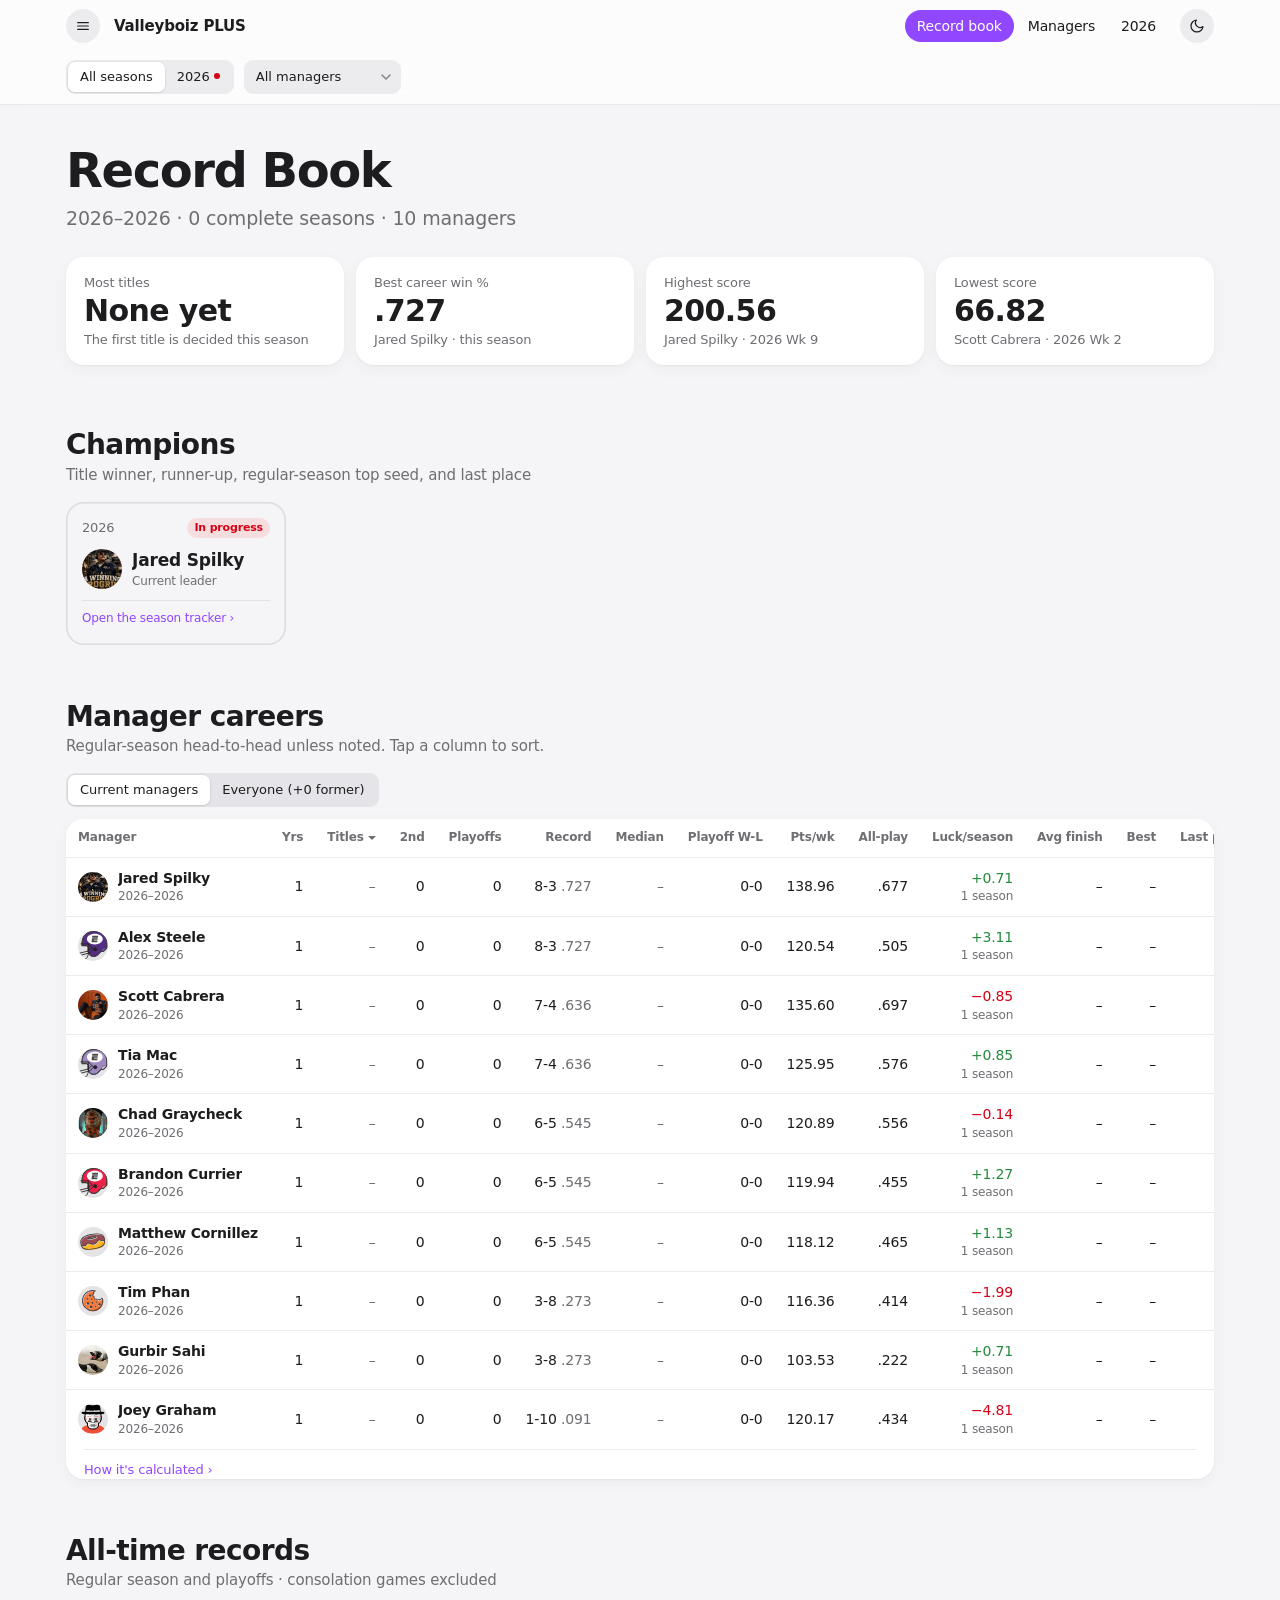
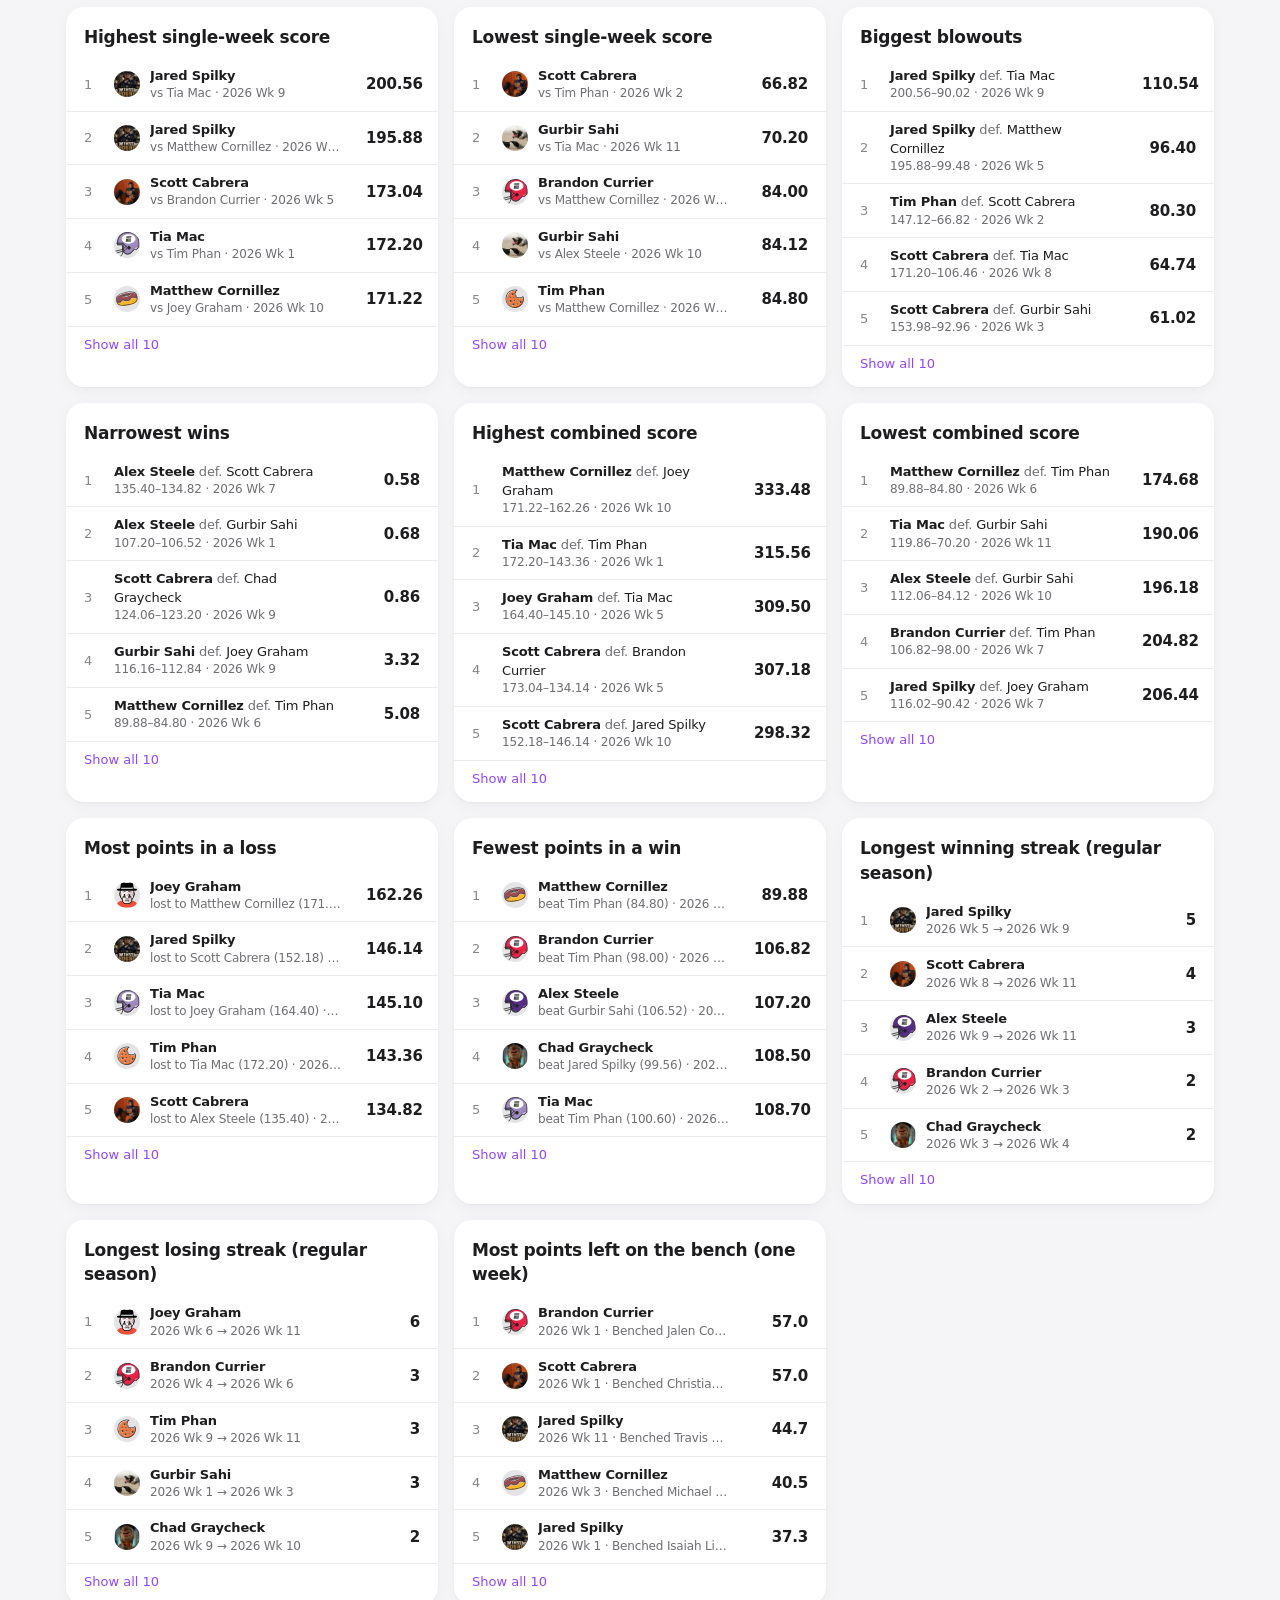
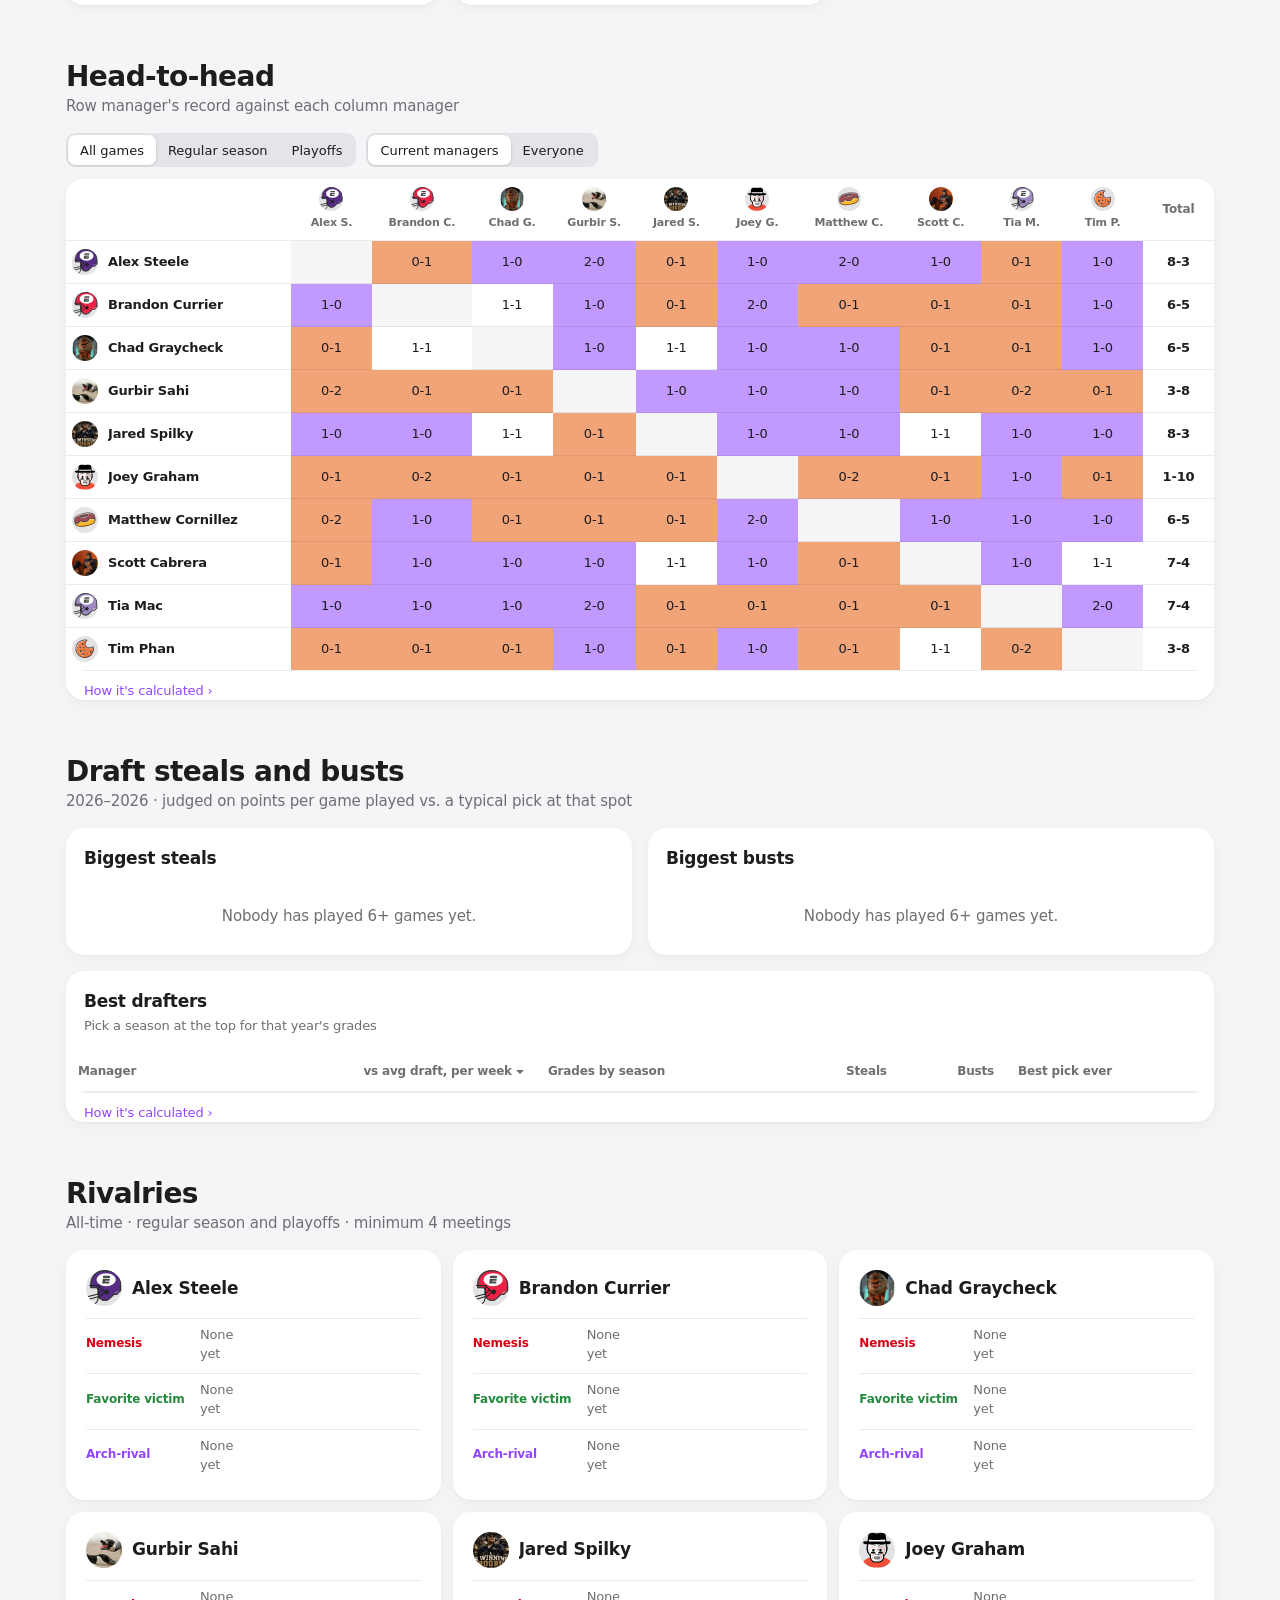
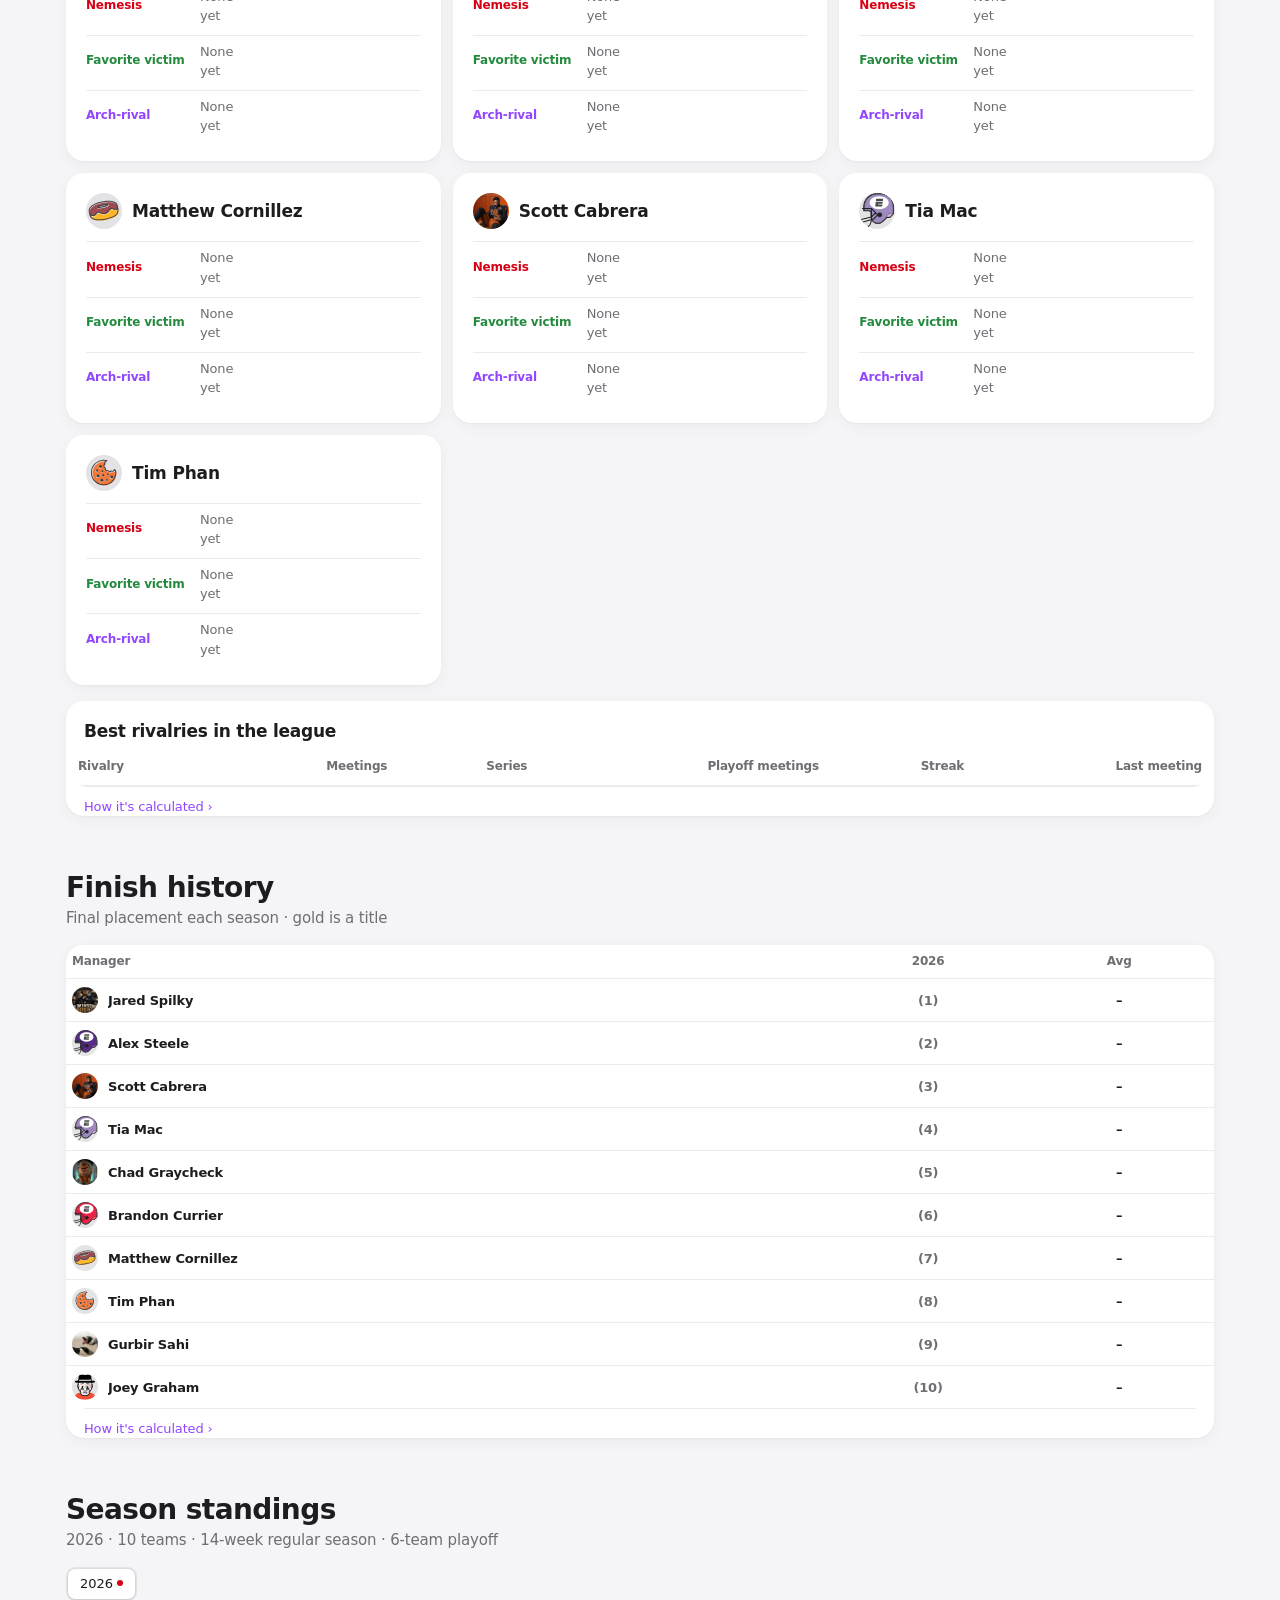
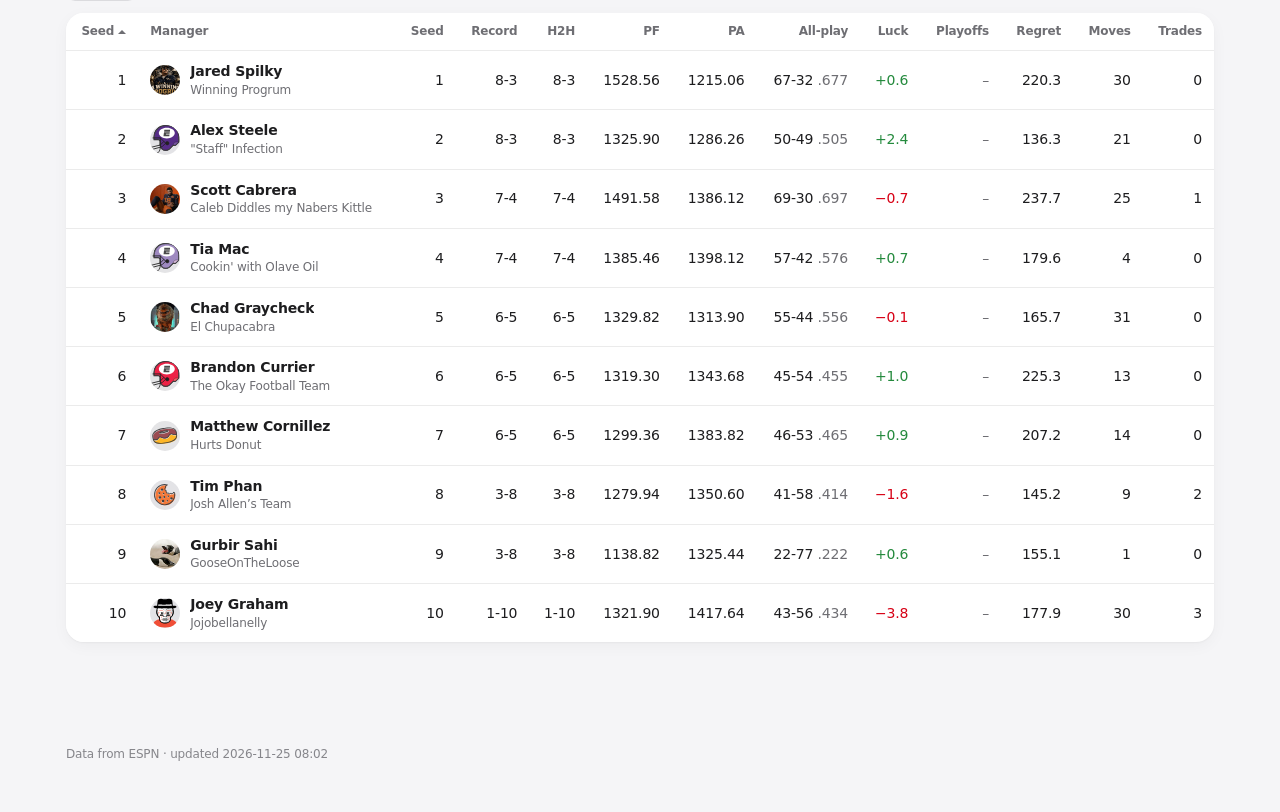
<file: index.html>
<!doctype html>
<html lang="en">
<head>
  <meta charset="utf-8">
  <meta name="robots" content="noindex, nofollow">
  <meta name="viewport" content="width=device-width, initial-scale=1, viewport-fit=cover">
  <meta name="theme-color" content="#f5f5f7" media="(prefers-color-scheme: light)">
  <meta name="theme-color" content="#000000" media="(prefers-color-scheme: dark)">
  <title>Record Book</title>
  <link rel="icon" href="icons/favicon.svg" type="image/svg+xml">
  <link rel="icon" href="icons/favicon-32.png" sizes="32x32" type="image/png">
  <link rel="apple-touch-icon" href="icons/apple-touch-icon.png">
  <link rel="manifest" href="manifest.webmanifest">
  <meta name="apple-mobile-web-app-capable" content="yes">
  <meta name="mobile-web-app-capable" content="yes">
  <meta name="apple-mobile-web-app-title" content="Valleyboiz+">
  <meta name="application-name" content="Valleyboiz+">
  <meta name="apple-mobile-web-app-status-bar-style" content="default">
  <link rel="stylesheet" href="assets/style.css?v=50721180c0">
  <script src="data/leagues.js?v=be10ec6457"></script>
  <script src="assets/common.js?v=bdd5a048a9"></script>
  <!-- Visit counter: GoatCounter, no cookies or personal data (stats at ffleagues.goatcounter.com) -->
  <script data-goatcounter="https://ffleagues.goatcounter.com/count" async src="https://gc.zgo.at/count.js"></script>
</head>
<body>
  <main id="app"></main>
  <footer></footer>
  <script src="assets/record.js?v=17dfe567b2"></script>
</body>
</html>
</file>
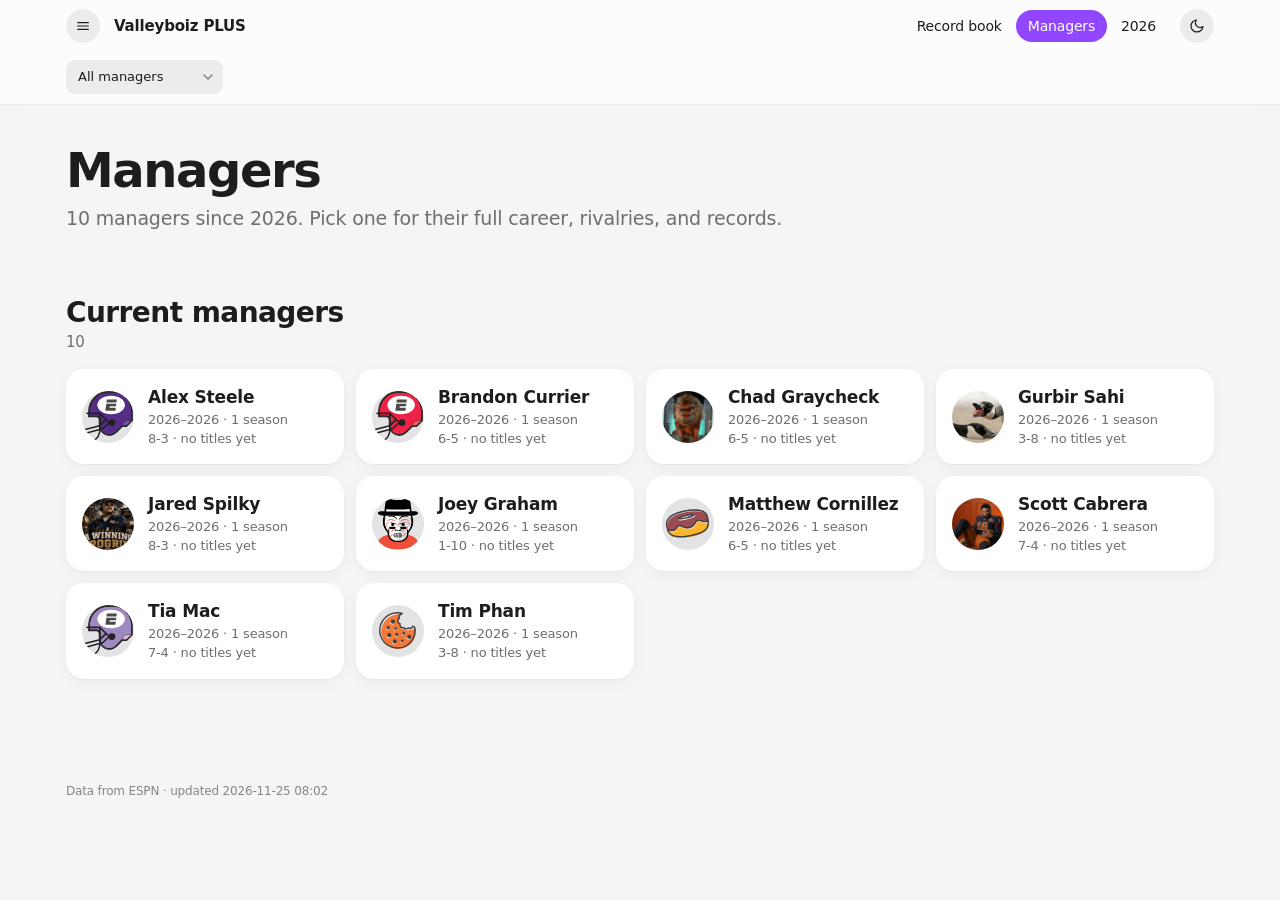
<file: manager.html>
<!doctype html>
<html lang="en">
<head>
  <meta charset="utf-8">
  <meta name="robots" content="noindex, nofollow">
  <meta name="viewport" content="width=device-width, initial-scale=1, viewport-fit=cover">
  <meta name="theme-color" content="#f5f5f7" media="(prefers-color-scheme: light)">
  <meta name="theme-color" content="#000000" media="(prefers-color-scheme: dark)">
  <title>Managers</title>
  <link rel="icon" href="icons/favicon.svg" type="image/svg+xml">
  <link rel="icon" href="icons/favicon-32.png" sizes="32x32" type="image/png">
  <link rel="apple-touch-icon" href="icons/apple-touch-icon.png">
  <link rel="manifest" href="manifest.webmanifest">
  <meta name="apple-mobile-web-app-capable" content="yes">
  <meta name="mobile-web-app-capable" content="yes">
  <meta name="apple-mobile-web-app-title" content="Valleyboiz+">
  <meta name="application-name" content="Valleyboiz+">
  <meta name="apple-mobile-web-app-status-bar-style" content="default">
  <link rel="stylesheet" href="assets/style.css?v=50721180c0">
  <script src="data/leagues.js?v=be10ec6457"></script>
  <script src="assets/common.js?v=bdd5a048a9"></script>
  <!-- Visit counter: GoatCounter, no cookies or personal data (stats at ffleagues.goatcounter.com) -->
  <script data-goatcounter="https://ffleagues.goatcounter.com/count" async src="https://gc.zgo.at/count.js"></script>
</head>
<body>
  <main id="app"></main>
  <footer></footer>
  <script src="assets/manager.js?v=fbb9bf049a"></script>
</body>
</html>
</file>
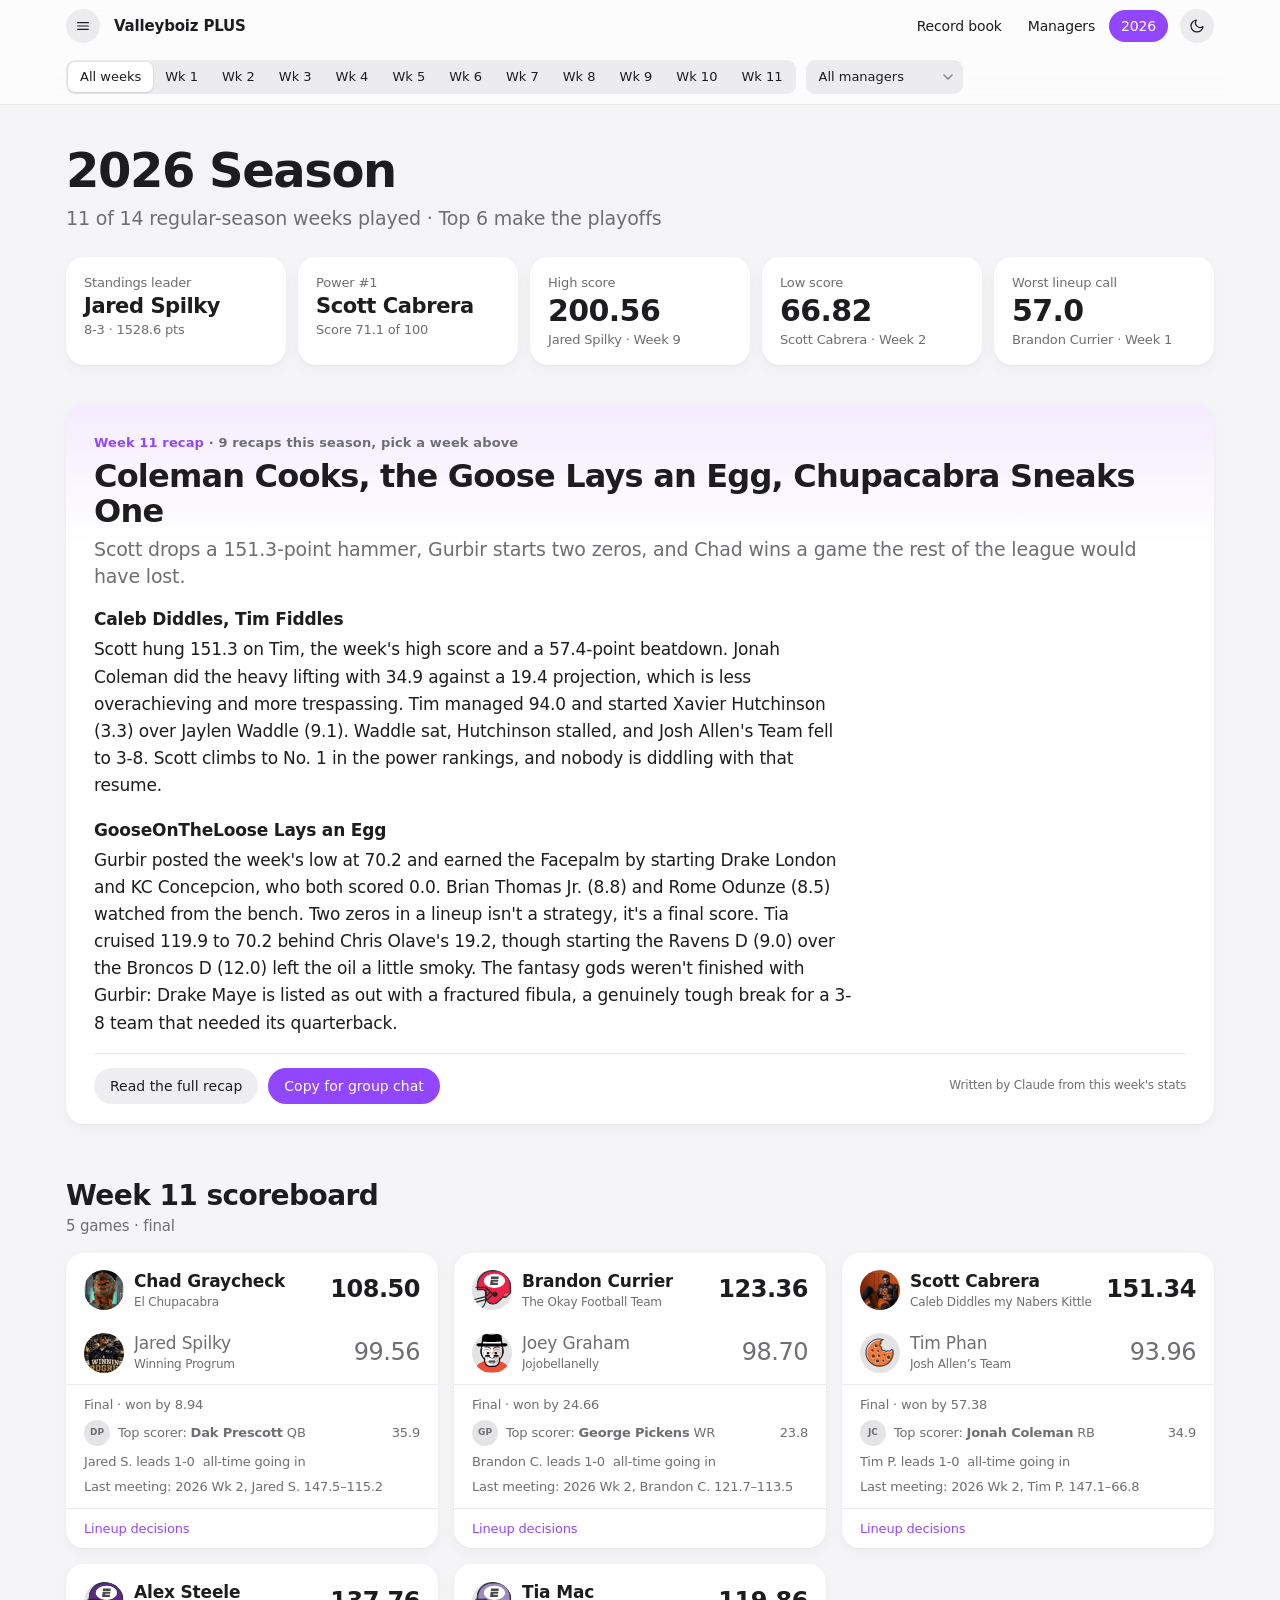
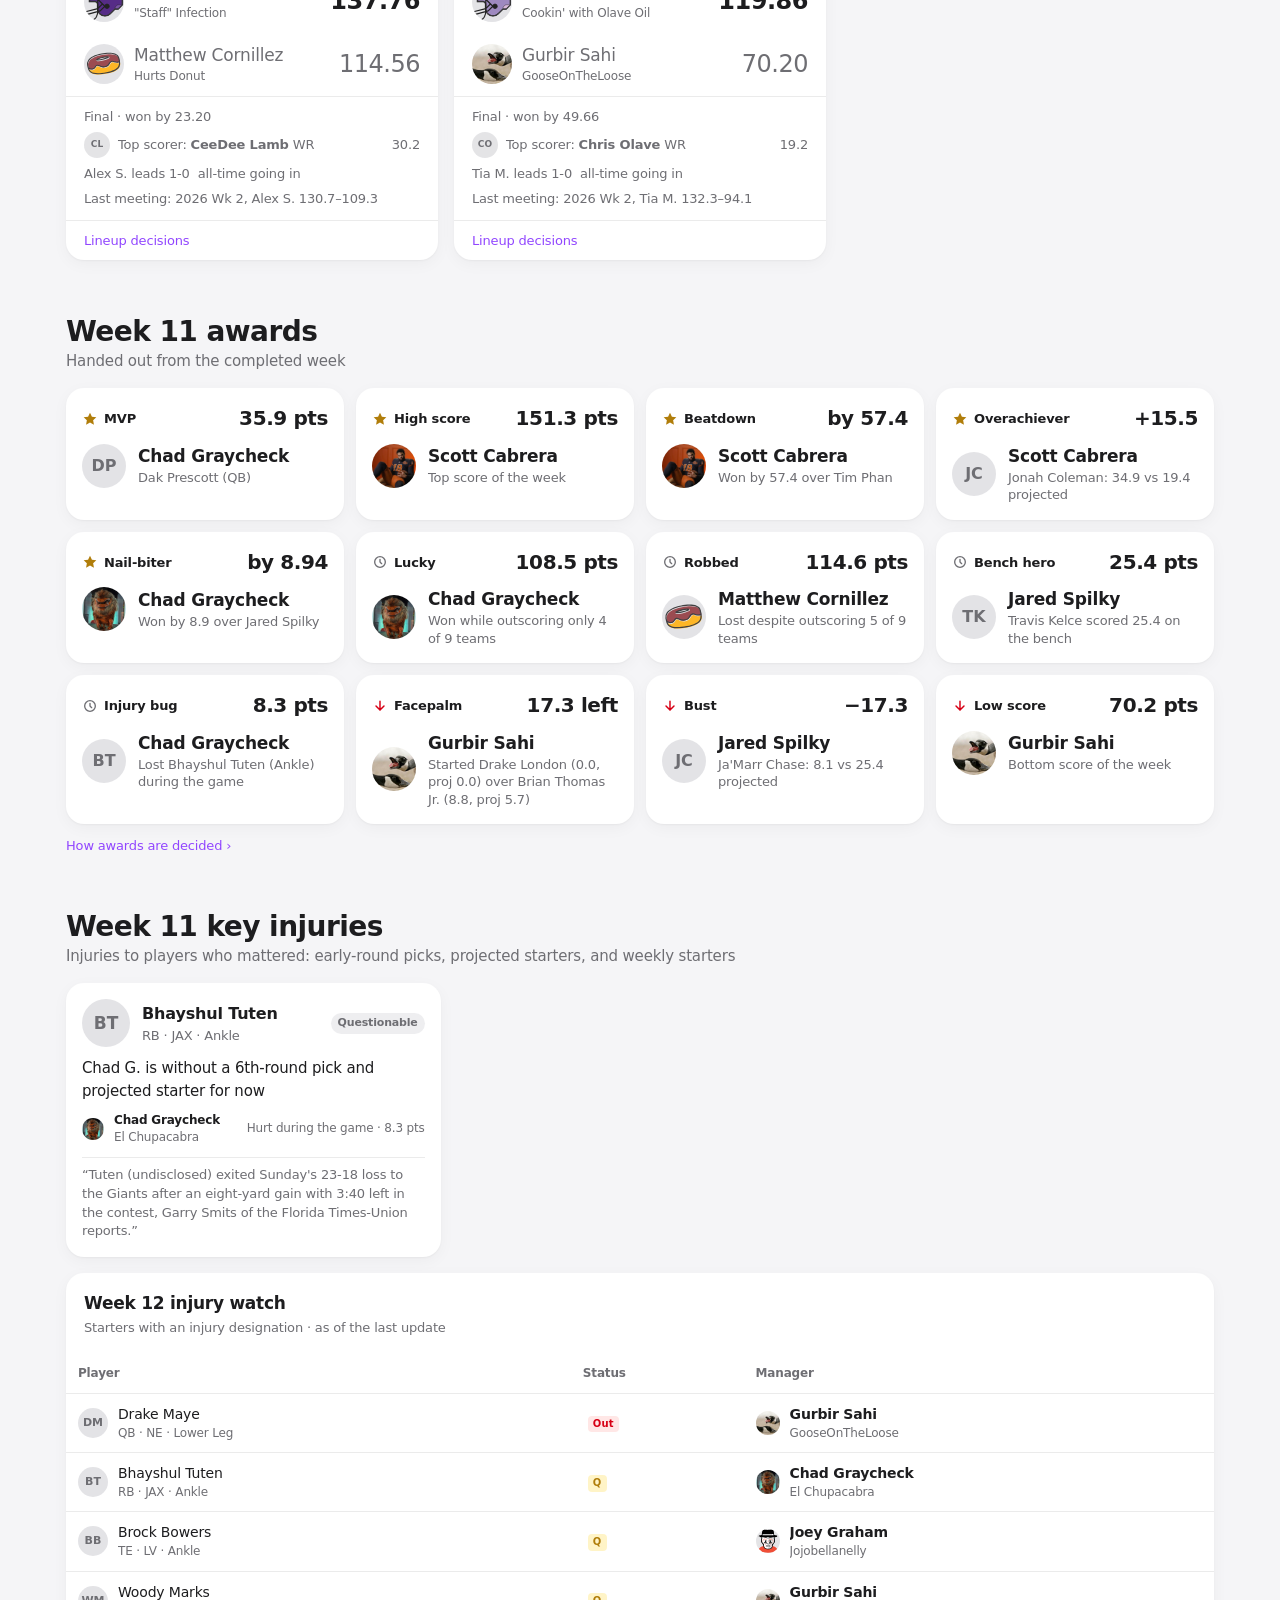
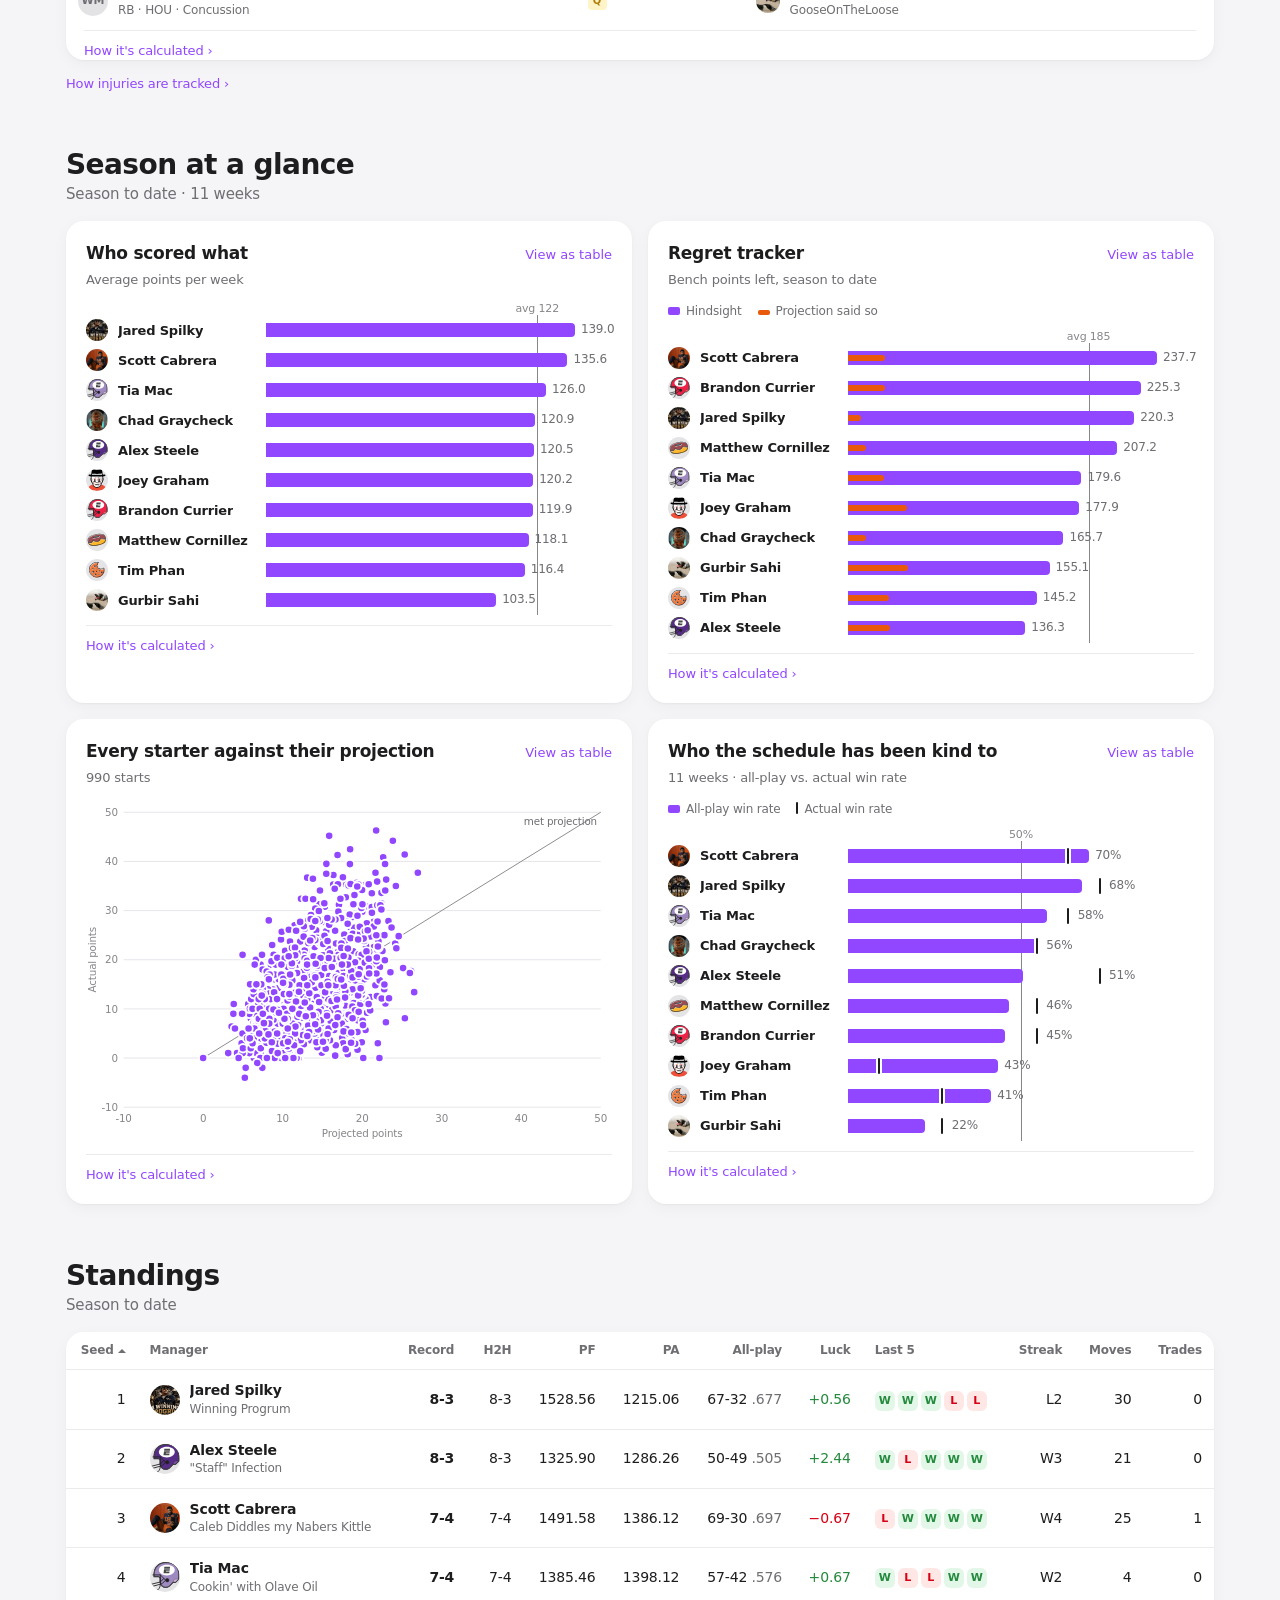
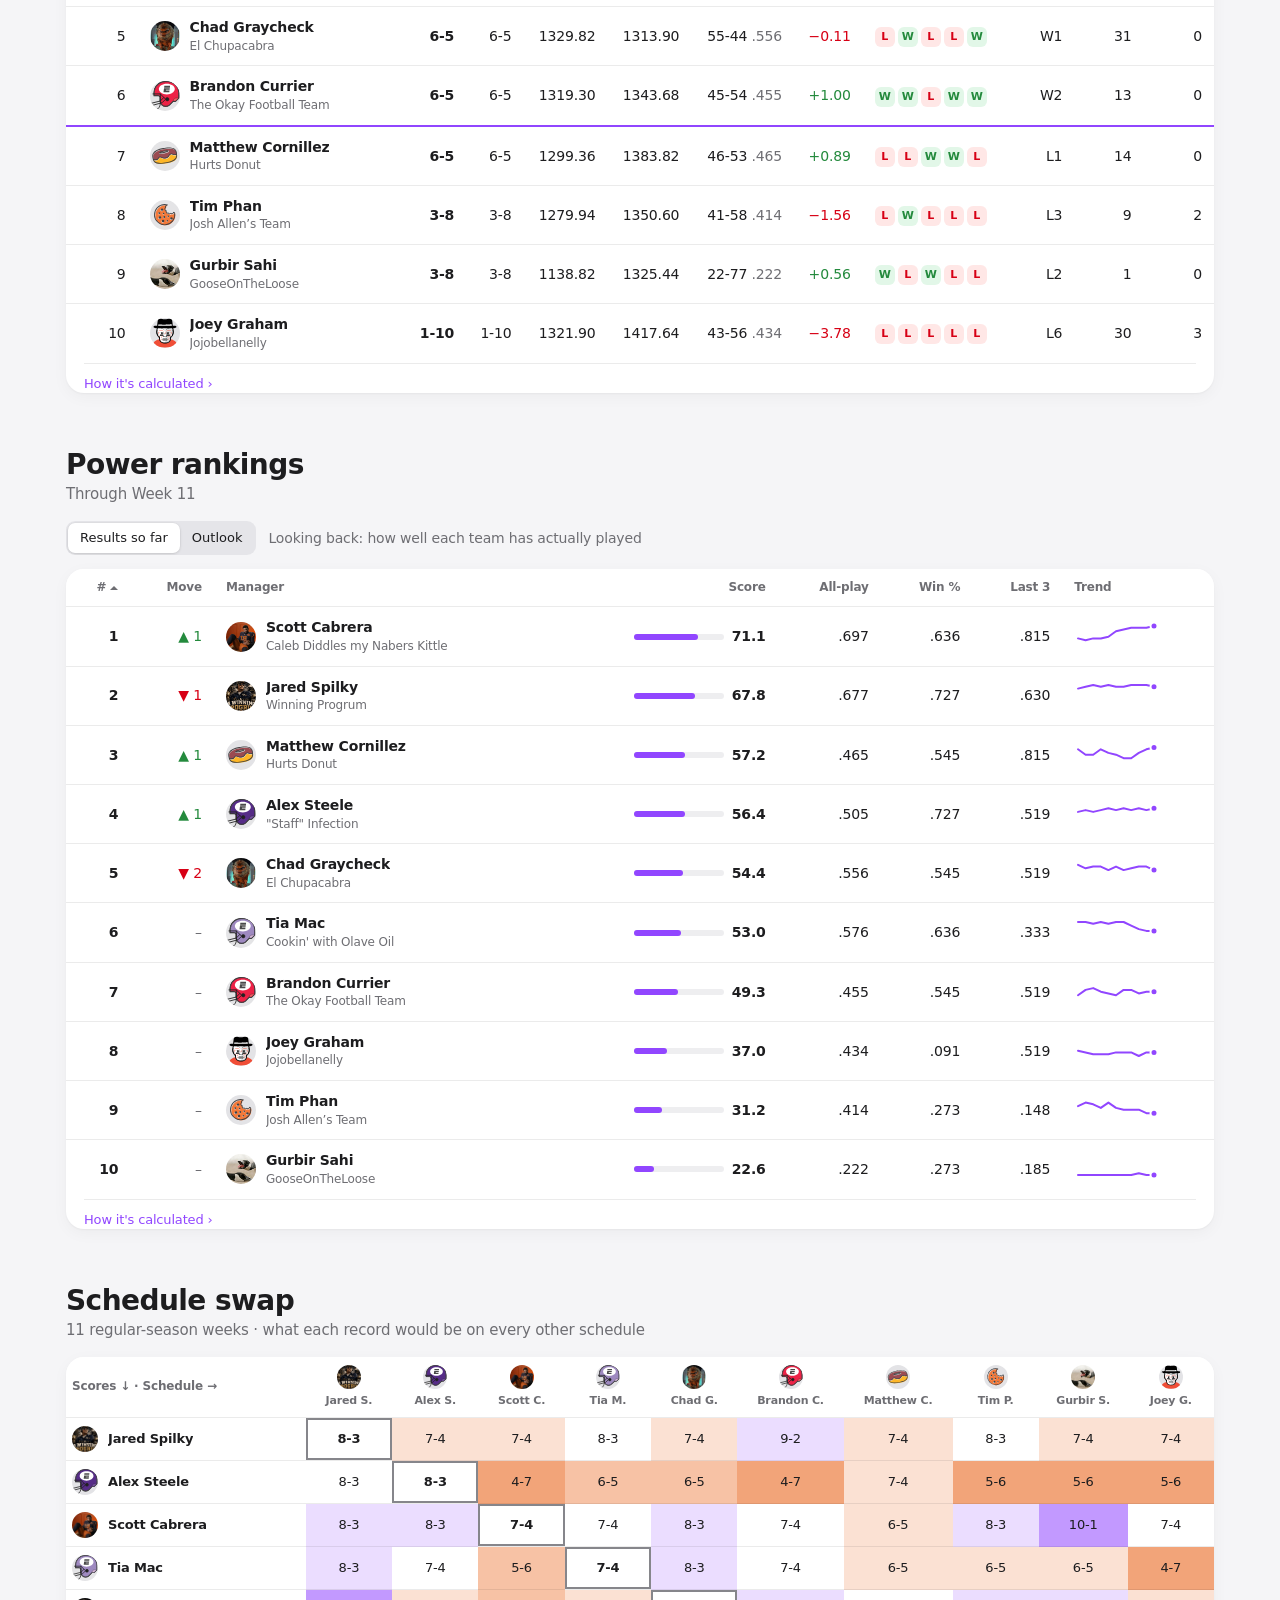
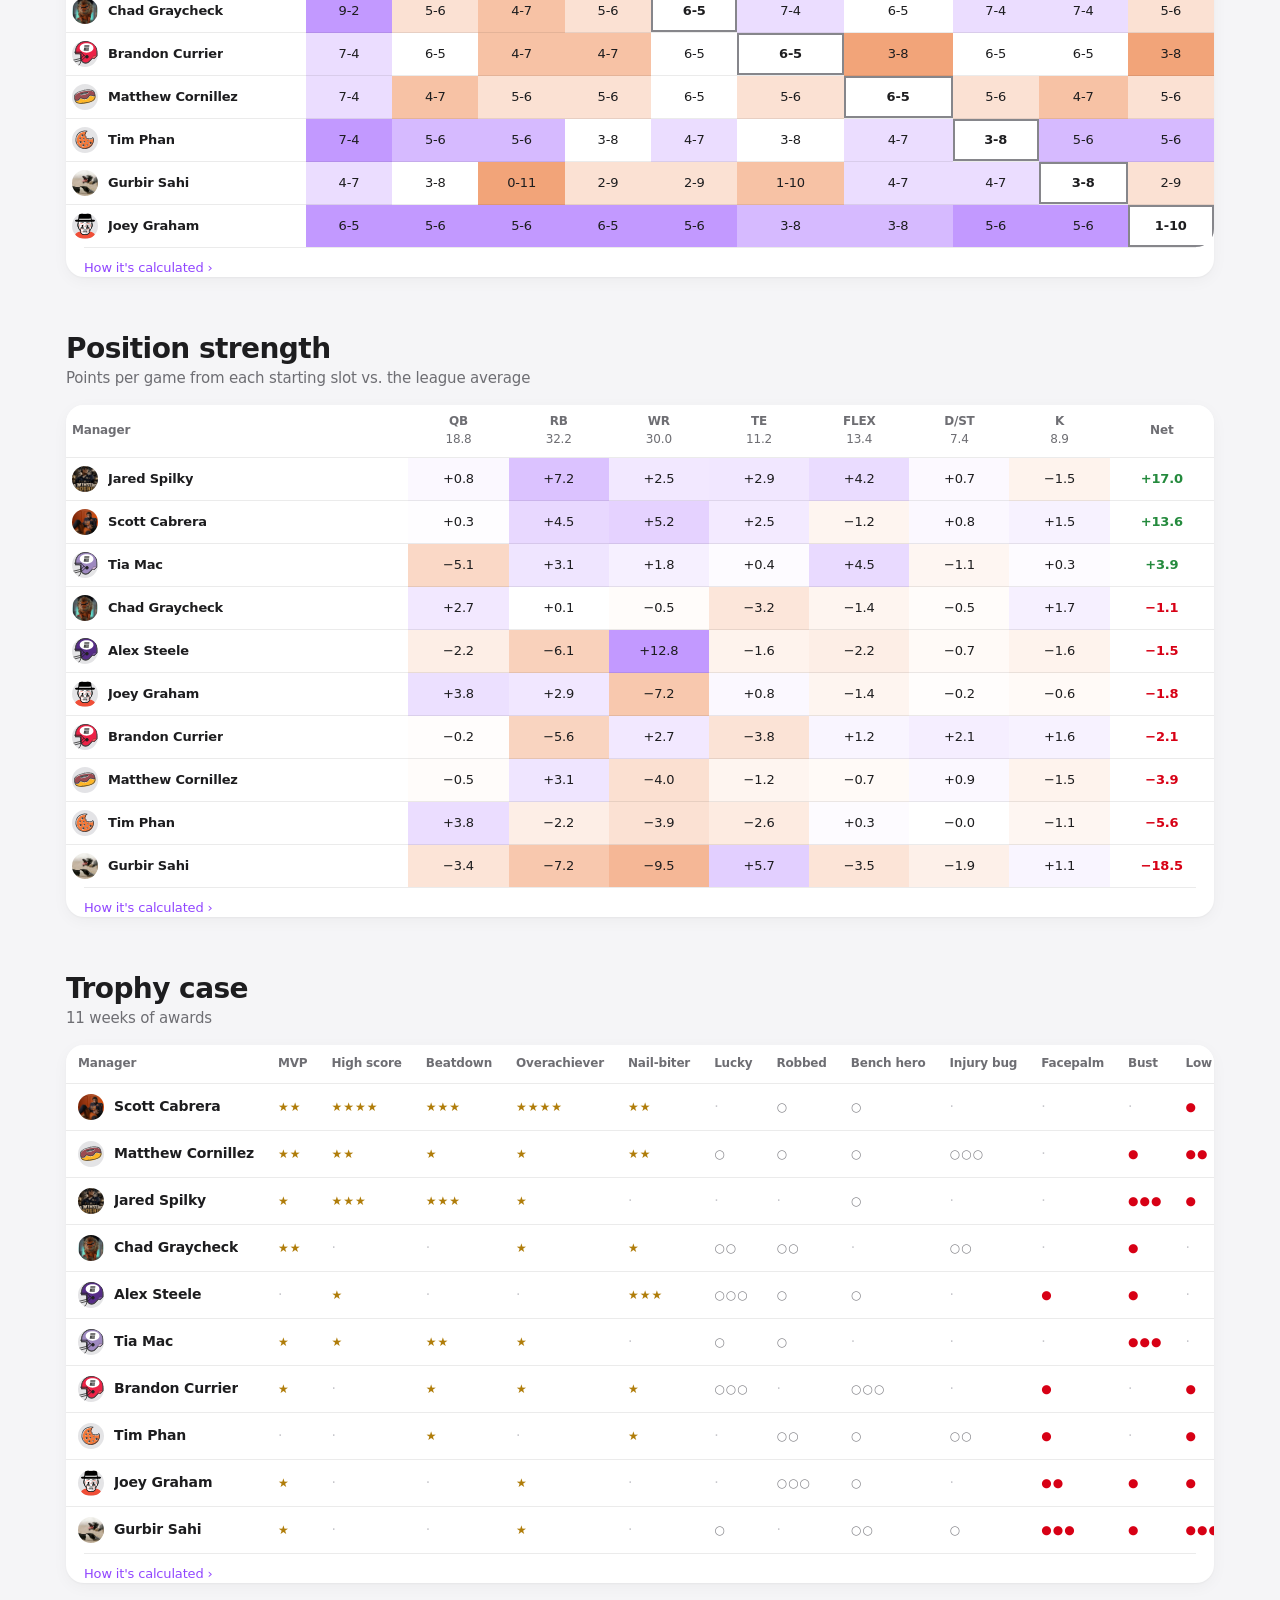
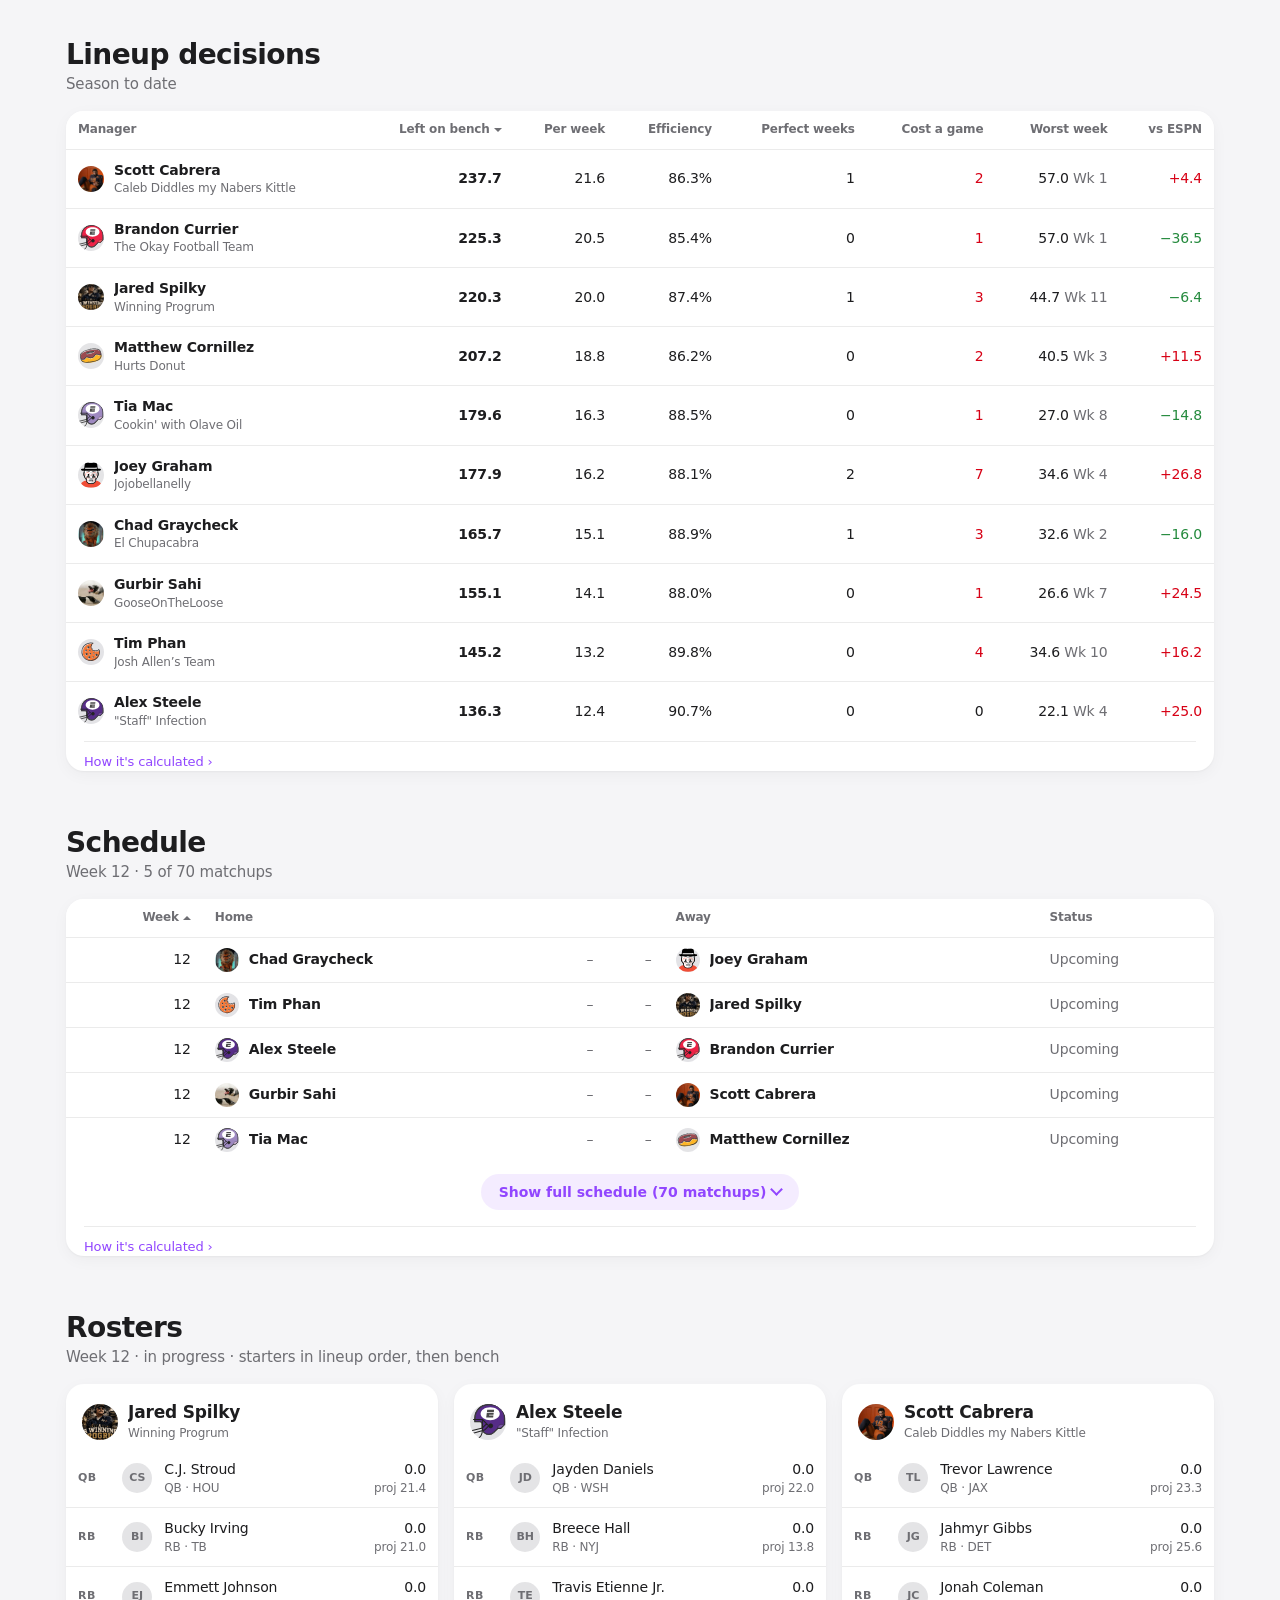
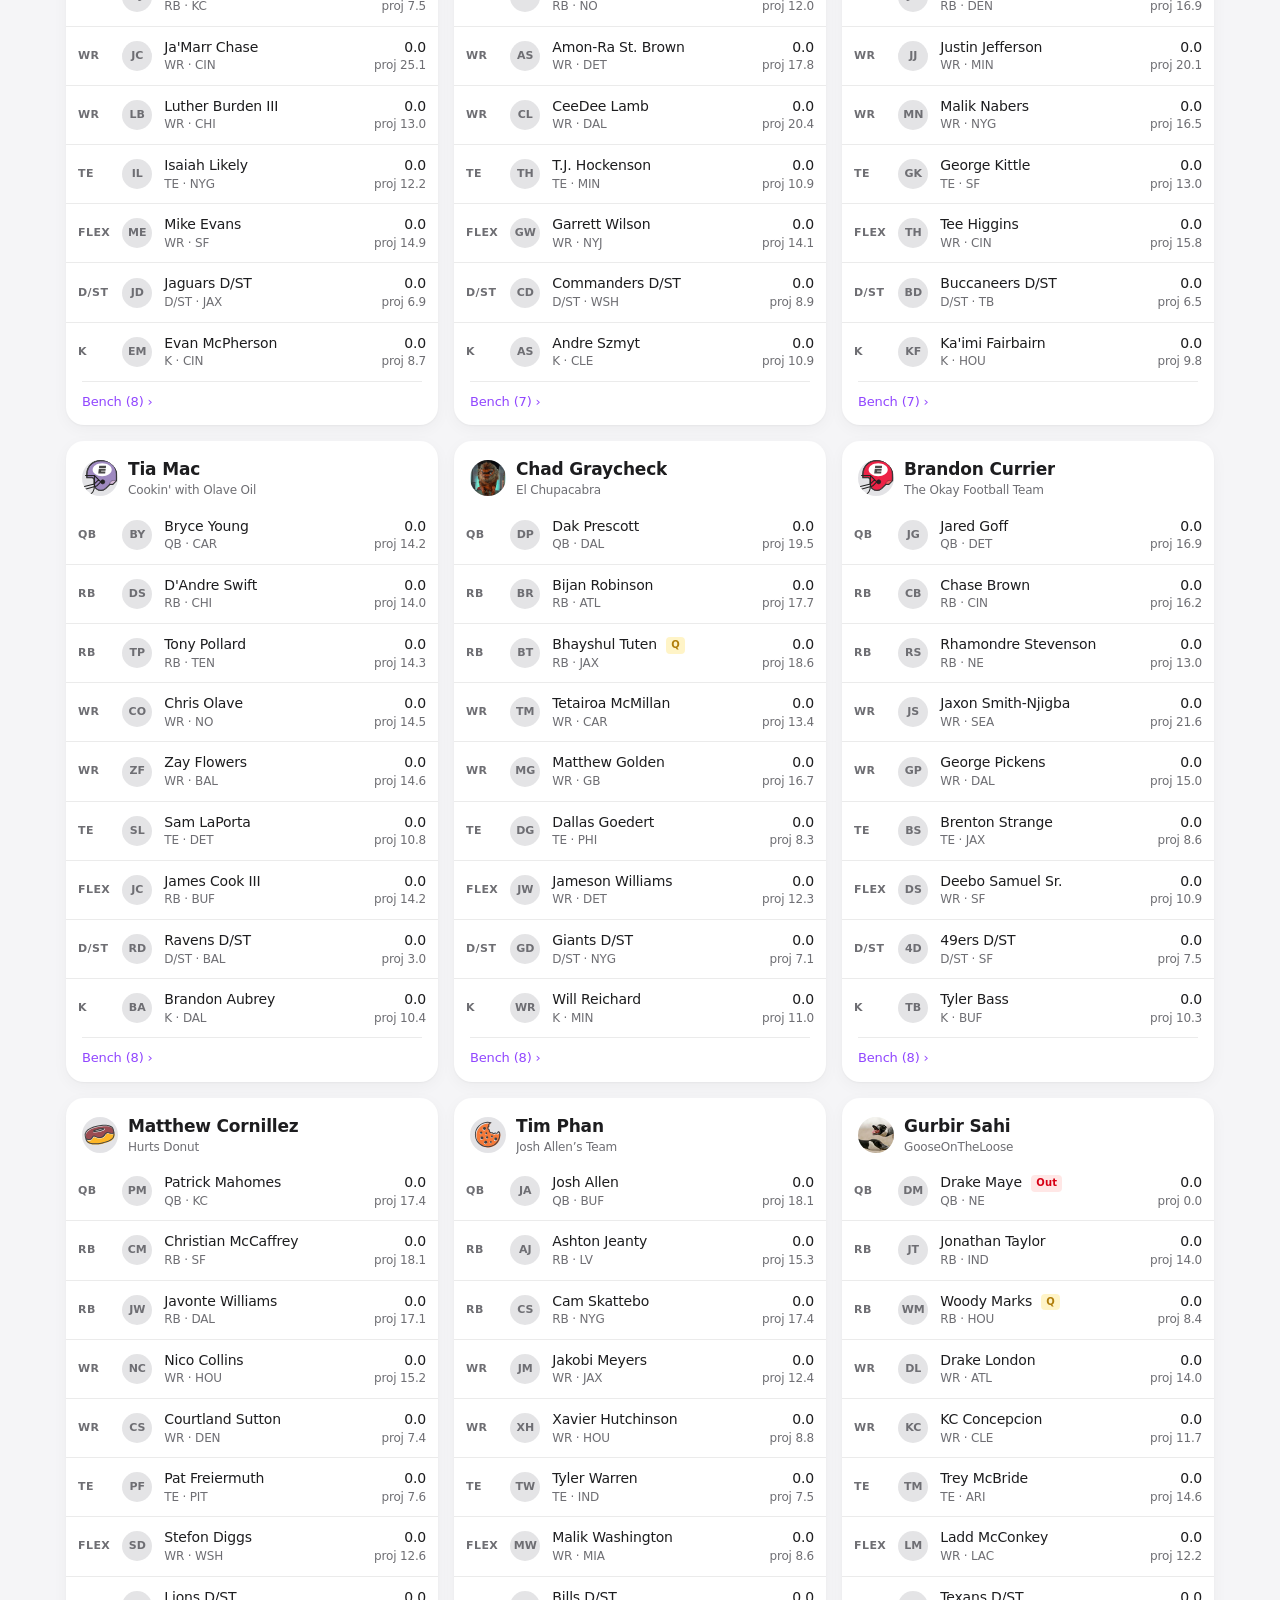
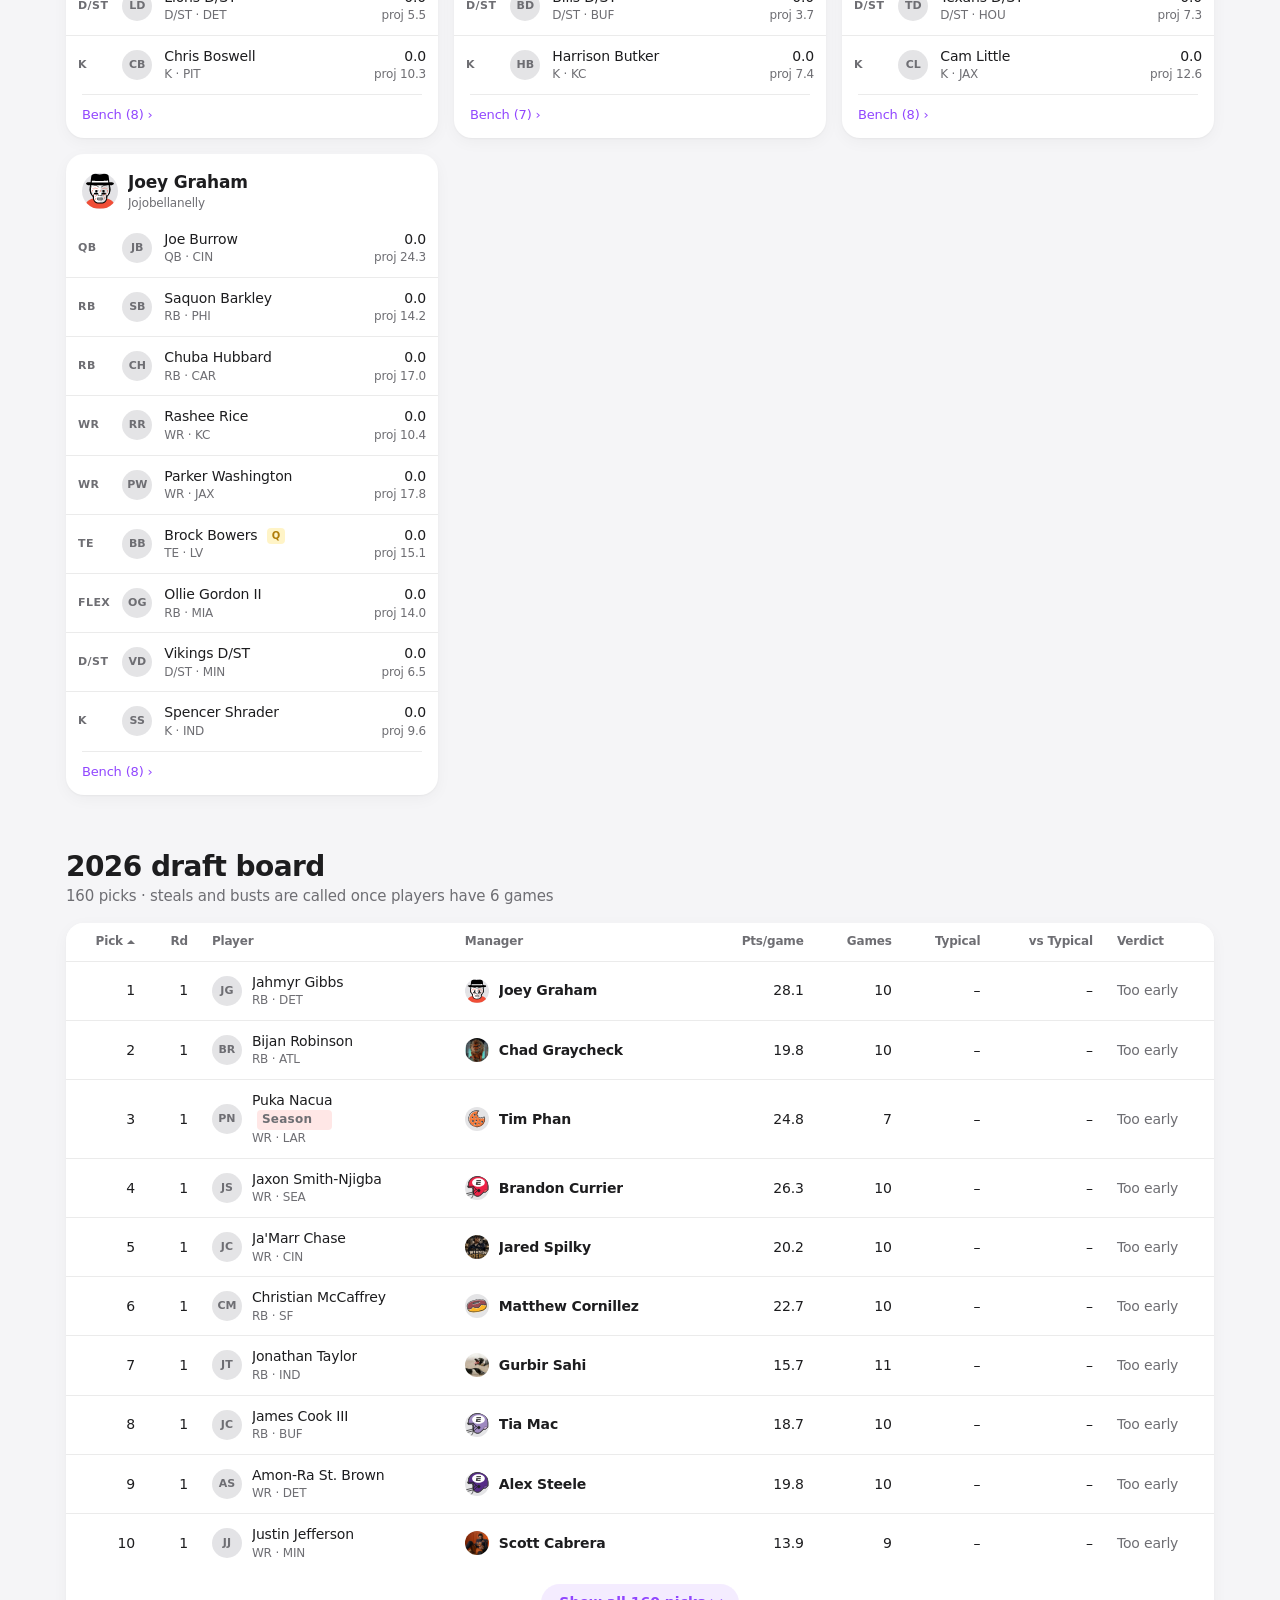
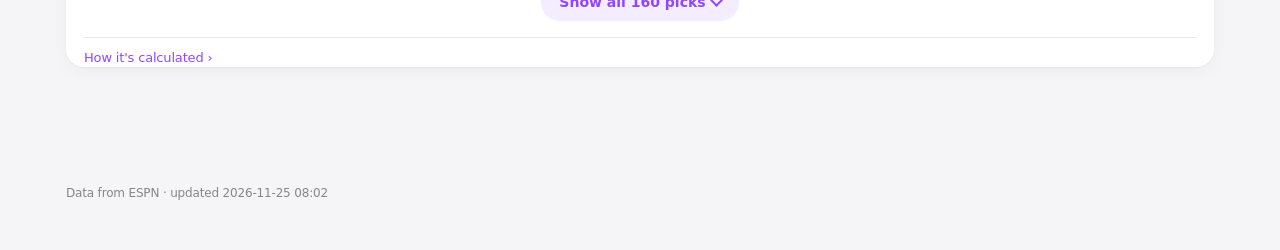
<file: season.html>
<!doctype html>
<html lang="en">
<head>
  <meta charset="utf-8">
  <meta name="robots" content="noindex, nofollow">
  <meta name="viewport" content="width=device-width, initial-scale=1, viewport-fit=cover">
  <meta name="theme-color" content="#f5f5f7" media="(prefers-color-scheme: light)">
  <meta name="theme-color" content="#000000" media="(prefers-color-scheme: dark)">
  <title>Season Tracker</title>
  <link rel="icon" href="icons/favicon.svg" type="image/svg+xml">
  <link rel="icon" href="icons/favicon-32.png" sizes="32x32" type="image/png">
  <link rel="apple-touch-icon" href="icons/apple-touch-icon.png">
  <link rel="manifest" href="manifest.webmanifest">
  <meta name="apple-mobile-web-app-capable" content="yes">
  <meta name="mobile-web-app-capable" content="yes">
  <meta name="apple-mobile-web-app-title" content="Valleyboiz+">
  <meta name="application-name" content="Valleyboiz+">
  <meta name="apple-mobile-web-app-status-bar-style" content="default">
  <link rel="stylesheet" href="assets/style.css?v=50721180c0">
  <script src="data/leagues.js?v=be10ec6457"></script>
  <script src="assets/common.js?v=bdd5a048a9"></script>
  <!-- Visit counter: GoatCounter, no cookies or personal data (stats at ffleagues.goatcounter.com) -->
  <script data-goatcounter="https://ffleagues.goatcounter.com/count" async src="https://gc.zgo.at/count.js"></script>
</head>
<body>
  <main id="app"></main>
  <footer></footer>
  <script src="assets/season.js?v=5c5104a467"></script>
</body>
</html>
</file>
<file: assets/style.css>
/* Design language: Apple HIG-inspired. System font, large titles, grouped
   rounded cards on a soft page, translucent sticky chrome, hairline
   separators, one accent color. Data is the loudest thing on the page. */
:root {
  --page: #f5f5f7;
  --card: #ffffff;
  --card-2: #f5f5f7;
  --fill: rgba(118, 118, 128, .12);
  --fill-strong: rgba(118, 118, 128, .2);
  --text: #1d1d1f;
  --text-2: #6e6e73;
  --text-3: #86868b;
  --sep: rgba(0, 0, 0, .08);
  --accent: #9146ff;
  --accent-soft: rgba(145, 70, 255, .1);
  --glow: none;
  --series-2: #e8590c;
  --dim: #c7c7cc;
  --good: #248a3d;
  --good-soft: rgba(52, 199, 89, .14);
  --bad: #d70015;
  --bad-soft: rgba(255, 59, 48, .12);
  --gold: #b07d0a;
  --gold-soft: rgba(255, 204, 0, .22);
  --grid: #e5e5ea;
  --chrome: rgba(255, 255, 255, .72);
  --shadow: 0 1px 2px rgba(0, 0, 0, .04), 0 4px 16px rgba(0, 0, 0, .04);
  --radius: 18px;
  color-scheme: light;
}
@media (prefers-color-scheme: dark) {
  :root:not([data-theme="light"]) {
    --page: #000000; --card: #1c1c1e; --card-2: #2c2c2e;
    --fill: rgba(118, 118, 128, .24); --fill-strong: rgba(118, 118, 128, .36);
    --text: #f5f5f7; --text-2: #98989d; --text-3: #8e8e93; --sep: rgba(255, 255, 255, .1);
    --accent: #a970ff; --accent-soft: rgba(169, 112, 255, .18); --glow: 0 0 18px rgba(169, 112, 255, .45); --series-2: #e0681a; --dim: #48484a;
    --good: #30d158; --good-soft: rgba(48, 209, 88, .16); --bad: #ff453a; --bad-soft: rgba(255, 69, 58, .16);
    --gold: #ffd60a; --gold-soft: rgba(255, 214, 10, .16); --grid: #38383a;
    --chrome: rgba(22, 22, 23, .72); --shadow: none; color-scheme: dark;
  }
}
:root[data-theme="dark"] {
  --page: #000000; --card: #1c1c1e; --card-2: #2c2c2e;
  --fill: rgba(118, 118, 128, .24); --fill-strong: rgba(118, 118, 128, .36);
  --text: #f5f5f7; --text-2: #98989d; --text-3: #8e8e93; --sep: rgba(255, 255, 255, .1);
  --accent: #a970ff; --accent-soft: rgba(169, 112, 255, .18); --glow: 0 0 18px rgba(169, 112, 255, .45); --series-2: #e0681a; --dim: #48484a;
  --good: #30d158; --good-soft: rgba(48, 209, 88, .16); --bad: #ff453a; --bad-soft: rgba(255, 69, 58, .16);
  --gold: #ffd60a; --gold-soft: rgba(255, 214, 10, .16); --grid: #38383a;
  --chrome: rgba(22, 22, 23, .72); --shadow: none; color-scheme: dark;
}

* { box-sizing: border-box; }
html { -webkit-text-size-adjust: 100%; scroll-padding-top: 120px; }
body {
  margin: 0; background: var(--page); color: var(--text);
  font: 17px/1.47 -apple-system, BlinkMacSystemFont, "SF Pro Text", "Segoe UI Variable Text", "Segoe UI", system-ui, sans-serif;
  letter-spacing: -.01em; -webkit-font-smoothing: antialiased;
}
a { color: var(--accent); text-decoration: none; }
a:hover { text-decoration: underline; }
img { display: block; }
button, select { font: inherit; color: inherit; }
.n { font-variant-numeric: tabular-nums; text-align: right; white-space: nowrap; }
.muted { color: var(--text-2); }
.pos { color: var(--good); }
.neg { color: var(--bad); }
@media (prefers-reduced-motion: no-preference) {
  .card, .seg button, .bar i, tr { transition: background-color .2s, opacity .2s, color .2s; }
}

/* ---------- chrome ---------- */
.chrome {
  position: sticky; top: 0; z-index: 20; background: var(--chrome);
  -webkit-backdrop-filter: saturate(180%) blur(20px); backdrop-filter: saturate(180%) blur(20px);
  border-bottom: 1px solid var(--sep);
}
.chrome-row {
  max-width: 1180px; margin: 0 auto; padding: 0 16px; min-height: 52px;
  display: flex; align-items: center; gap: 12px;
}
.brand { font-weight: 600; font-size: 15px; white-space: nowrap; overflow: hidden; text-overflow: ellipsis; min-width: 0; }
.tabs { display: flex; gap: 2px; margin-left: auto; }
.tabs a {
  font-size: 14px; padding: 6px 12px; border-radius: 980px; color: var(--text); white-space: nowrap;
}
.tabs a:hover { text-decoration: none; background: var(--fill); }
.tabs a[aria-current="page"] { background: var(--accent); color: #fff; box-shadow: var(--glow); }
.filters {
  max-width: 1180px; margin: 0 auto; padding: 8px 16px 10px; display: flex; gap: 10px; align-items: center;
  flex-wrap: wrap;
}
.filters .label { font-size: 12px; color: var(--text-2); }

/* Segmented control */
.seg {
  display: inline-flex; background: var(--fill); border-radius: 9px; padding: 2px; gap: 0;
  max-width: 100%; overflow-x: auto; scrollbar-width: none;
}
.seg::-webkit-scrollbar { display: none; }
.seg button {
  border: 0; background: transparent; padding: 5px 12px; border-radius: 7px; font-size: 13px; font-weight: 500;
  cursor: pointer; white-space: nowrap; min-height: 30px;
}
.seg button[aria-pressed="true"] { background: var(--card); box-shadow: 0 1px 3px rgba(0,0,0,.12), 0 0 0 .5px rgba(0,0,0,.04); }
:root[data-theme="dark"] .seg button[aria-pressed="true"] { background: #636366; }
@media (prefers-color-scheme: dark) { :root:not([data-theme="light"]) .seg button[aria-pressed="true"] { background: #636366; } }
.seg button .dot { display: inline-block; width: 6px; height: 6px; border-radius: 50%; background: var(--bad); margin-left: 4px; vertical-align: 2px; }

.select {
  appearance: none; -webkit-appearance: none; border: 0; background: var(--fill) url("data:image/svg+xml,%3Csvg xmlns='http://www.w3.org/2000/svg' width='10' height='6'%3E%3Cpath d='M1 1l4 4 4-4' fill='none' stroke='%2386868b' stroke-width='1.5' stroke-linecap='round'/%3E%3C/svg%3E") no-repeat right 10px center;
  border-radius: 9px; padding: 6px 28px 6px 12px; font-size: 13px; font-weight: 500; min-height: 34px; cursor: pointer; max-width: 220px;
}
.select option, .select optgroup { background-color: var(--card); color: var(--text); }
.icon-btn {
  border: 0; background: var(--fill); border-radius: 980px; width: 34px; height: 34px; cursor: pointer;
  display: inline-grid; place-items: center; flex: none;
}
.icon-btn svg { width: 16px; height: 16px; stroke: currentColor; fill: none; stroke-width: 1.8; stroke-linecap: round; stroke-linejoin: round; }

/* ---------- layout ---------- */
main { max-width: 1180px; margin: 0 auto; padding: 0 16px 80px; }
.hero { padding: 40px 0 8px; }
.hero h1 { font-size: 48px; line-height: 1.08; letter-spacing: -.03em; margin: 0; font-weight: 700; }
.hero p { margin: 8px 0 0; color: var(--text-2); font-size: 19px; }
section { margin-top: 56px; }
.section-head { margin-bottom: 16px; }
.section-head h2 { font-size: 28px; line-height: 1.15; letter-spacing: -.02em; margin: 0; font-weight: 700; }
.section-head .scope { color: var(--text-2); font-size: 15px; margin-top: 2px; }
.grid-2 { display: grid; grid-template-columns: repeat(2, minmax(0, 1fr)); gap: 16px; }
.grid-3 { display: grid; grid-template-columns: repeat(3, minmax(0, 1fr)); gap: 16px; }
@media (max-width: 900px) { .grid-2, .grid-3 { grid-template-columns: 1fr; } }

.card { background: var(--card); border-radius: var(--radius); box-shadow: var(--shadow); min-width: 0; }
.card-pad { padding: 20px; }
.card-title { font-size: 17px; font-weight: 600; margin: 0; letter-spacing: -.015em; }
.card-scope { font-size: 13px; color: var(--text-2); margin: 2px 0 14px; }
details.how { margin-top: 14px; border-top: 1px solid var(--sep); padding-top: 10px; font-size: 13px; color: var(--text-2); }
details.how summary { cursor: pointer; list-style: none; color: var(--accent); font-weight: 500; }
details.how summary::-webkit-details-marker { display: none; }
details.how summary::after { content: " \203A"; }
details.how[open] summary::after { content: " \2039"; }
details.how p { margin: 8px 0 0; line-height: 1.5; }
.card-head { display: flex; align-items: baseline; justify-content: space-between; gap: 12px; }
.view-toggle { border: 0; background: none; color: var(--accent); font-size: 13px; font-weight: 500; cursor: pointer; padding: 4px 0; white-space: nowrap; }

/* KPI tiles */
.tiles { display: grid; grid-template-columns: repeat(auto-fit, minmax(170px, 1fr)); gap: 12px; margin-top: 24px; }
.tile { padding: 16px 18px; }
.tile .k { font-size: 13px; color: var(--text-2); font-weight: 500; }
.tile .v { font-size: 30px; font-weight: 700; letter-spacing: -.02em; line-height: 1.15; margin-top: 2px; }
.tile .v.name { font-size: 21px; }
.tile .d { font-size: 13px; color: var(--text-2); margin-top: 2px; }

/* Avatars */
.av {
  flex: none; border-radius: 50%; overflow: hidden; background: var(--fill-strong); display: inline-grid; place-items: center;
  font-weight: 600; color: var(--text-2); letter-spacing: 0; vertical-align: middle;
}
.av img { width: 100%; height: 100%; object-fit: cover; }
.who { display: flex; align-items: center; gap: 10px; min-width: 0; }
.who .names { min-width: 0; }
.who .names b { font-weight: 600; display: block; white-space: nowrap; overflow: hidden; text-overflow: ellipsis; }
.who .names span { display: block; font-size: 12px; color: var(--text-2); white-space: nowrap; overflow: hidden; text-overflow: ellipsis; }
.head { border-radius: 50%; background: var(--card-2); object-fit: cover; flex: none; }

/* ---------- tables ---------- */
.tbl-wrap { overflow-x: auto; -webkit-overflow-scrolling: touch; border-radius: var(--radius); }
table { border-collapse: separate; border-spacing: 0; width: 100%; font-size: 14px; }
th, td { padding: 10px 12px; border-bottom: 1px solid var(--sep); text-align: left; vertical-align: middle; }
th { font-size: 12px; font-weight: 600; color: var(--text-2); white-space: nowrap; background: var(--card); }
tbody tr:last-child td { border-bottom: 0; }
tbody tr:hover td { background: var(--card-2); }
th.sortable { cursor: pointer; user-select: none; }
th.sortable:hover { color: var(--text); }
th[aria-sort]::after { content: ""; display: inline-block; margin-left: 4px; border: 4px solid transparent; vertical-align: 1px; }
th[aria-sort="ascending"]::after { border-bottom-color: currentColor; border-top-width: 0; }
th[aria-sort="descending"]::after { border-top-color: currentColor; border-bottom-width: 0; }
/* Sticky first column so names stay visible while scrolling sideways */
.sticky1 th:first-child, .sticky1 td:first-child { position: sticky; left: 0; z-index: 1; background: var(--card); }
.sticky1 tbody tr:hover td:first-child { background: var(--card-2); }
tr.hl td { background: var(--accent-soft) !important; }
tr.dimmed td { opacity: .45; }
td.who-cell { min-width: 170px; max-width: 260px; }
.tbl-note { font-size: 12px; color: var(--text-2); padding: 10px 14px 14px; }

/* Chips & tags */
.form { display: inline-flex; gap: 3px; }
.chip { width: 20px; height: 20px; line-height: 20px; text-align: center; border-radius: 6px; font-size: 11px; font-weight: 700; display: inline-block; }
.chip.W { background: var(--good-soft); color: var(--good); }
.chip.L { background: var(--bad-soft); color: var(--bad); }
.chip.T { background: var(--fill); color: var(--text-2); }
.tag { display: inline-block; font-size: 11px; font-weight: 600; padding: 2px 7px; border-radius: 980px; background: var(--fill); color: var(--text-2); vertical-align: 1px; }
.tag.accent { background: var(--accent-soft); color: var(--accent); }
.tag.warn { background: color-mix(in srgb, var(--series-2) 16%, transparent); color: var(--series-2); }
.tag.gold { background: var(--gold-soft); color: var(--gold); }
.tag.live { background: var(--bad-soft); color: var(--bad); }
.star { color: var(--gold); }

/* ---------- scoreboard ---------- */
.board { display: grid; grid-template-columns: repeat(auto-fill, minmax(330px, 1fr)); gap: 16px; }
@media (max-width: 400px) { .board { grid-template-columns: 1fr; } }
.game { padding: 6px 0 0; display: flex; flex-direction: column; }
.game .side { display: flex; align-items: center; gap: 12px; padding: 10px 18px; }
.game .side .who { flex: 1; }
.game .score { font-size: 24px; font-weight: 600; letter-spacing: -.02em; font-variant-numeric: tabular-nums; text-align: right; }
.game .score small { display: block; font-size: 12px; font-weight: 400; color: var(--text-2); letter-spacing: 0; }
.game .side.lost .score, .game .side.lost b { color: var(--text-2); font-weight: 500; }
.game .side.won .score { color: var(--text); }
.game .foot { margin-top: auto; border-top: 1px solid var(--sep); padding: 10px 18px 12px; font-size: 13px; color: var(--text-2); display: grid; gap: 6px; }
.game .foot .line { display: flex; align-items: center; gap: 8px; justify-content: space-between; }
.game .foot .line > span:first-child { display: flex; align-items: center; gap: 8px; min-width: 0; }
.game .winbar { height: 4px; border-radius: 2px; background: var(--fill); overflow: hidden; margin: 0 18px 4px; }
.game .winbar i { display: block; height: 100%; background: var(--accent); border-radius: 2px; }
.game details { border-top: 1px solid var(--sep); padding: 10px 18px; font-size: 13px; }
.game summary { cursor: pointer; color: var(--accent); font-weight: 500; list-style: none; }
.game summary::-webkit-details-marker { display: none; }
.misses { list-style: none; margin: 8px 0 0; padding: 0; display: grid; gap: 6px; }
.misses li { display: flex; justify-content: space-between; gap: 8px; }
.misses .gain { color: var(--bad); font-weight: 600; white-space: nowrap; }
.game.hl { box-shadow: 0 0 0 2px var(--accent), var(--glow), var(--shadow); }

/* ---------- awards ---------- */
.awards { display: grid; grid-template-columns: repeat(auto-fill, minmax(250px, 1fr)); gap: 12px; }
.award { padding: 16px; display: flex; flex-direction: column; gap: 10px; }
.award .top { display: flex; align-items: center; justify-content: space-between; gap: 8px; }
.award .title { font-size: 13px; font-weight: 600; display: flex; align-items: center; gap: 6px; }
.award .title svg { width: 16px; height: 16px; }
.award .title.good svg { color: var(--gold); }
.award .title.bad svg { color: var(--bad); }
.award .title.neutral svg { color: var(--text-2); }
.award .val { font-size: 20px; font-weight: 700; letter-spacing: -.02em; }
.award .body { display: flex; align-items: center; gap: 12px; }
.award .detail { font-size: 13px; color: var(--text-2); line-height: 1.35; }
.award.hl { box-shadow: 0 0 0 2px var(--accent), var(--glow), var(--shadow); }
.award.dimmed { opacity: .5; }

/* ---------- charts ---------- */
.bars { display: grid; gap: 8px; }
.bar-row { display: grid; grid-template-columns: minmax(110px, 170px) 1fr; gap: 10px; align-items: center; font-size: 13px; }
.bar-row .who b { font-size: 13px; }
.bar-track { position: relative; height: 22px; }
.bar { position: absolute; top: 4px; height: 14px; left: 0; border-radius: 0 4px 4px 0; background: var(--accent); }
.bar.b2 { top: 8px; height: 6px; background: var(--series-2); border-radius: 0 3px 3px 0; }
.bar-row.dimmed .bar:not(.b2) { background: var(--dim); }
.bar-val { position: absolute; top: 2px; font-size: 12px; font-variant-numeric: tabular-nums; color: var(--text-2); white-space: nowrap; padding-left: 6px; }
.mark { position: absolute; top: 3px; width: 10px; height: 16px; margin-left: -5px; }
.mark::before { content: ""; position: absolute; left: 4px; top: 0; bottom: 0; width: 2px; background: var(--text); border-radius: 1px; box-shadow: 0 0 0 2px var(--card); }
.ref { position: absolute; top: -4px; bottom: -4px; width: 1px; background: var(--text-3); }
.ref-label { position: absolute; top: -18px; font-size: 11px; color: var(--text-3); transform: translateX(-50%); white-space: nowrap; }
.bars-wrap { position: relative; padding-top: 16px; }
.legend { display: flex; gap: 16px; flex-wrap: wrap; font-size: 12px; color: var(--text-2); margin-bottom: 10px; }
.legend i { display: inline-block; width: 12px; height: 8px; border-radius: 2px; margin-right: 6px; vertical-align: 0; }
.legend i.line { width: 2px; height: 12px; border-radius: 1px; vertical-align: -1px; }
svg.chart { width: 100%; height: auto; display: block; overflow: visible; }
svg.chart .grid { stroke: var(--grid); stroke-width: 1; }
svg.chart .axis-label { fill: var(--text-3); font-size: 11px; }
svg.chart .diag { stroke: var(--text-3); stroke-width: 1; }
svg.chart .dot { fill: var(--accent); stroke: var(--card); stroke-width: 2; }
svg.chart .dot.dim { fill: var(--dim); }
svg.chart .dot.focus { stroke: var(--text); }
svg.chart .anno { fill: var(--text-2); font-size: 11px; }

/* Heat tables */
table.heat { width: auto; min-width: 100%; font-size: 13px; }
.heat th, .heat td { text-align: center; padding: 8px 6px; border-bottom: 1px solid var(--sep); white-space: nowrap; }
.heat th:first-child, .heat td:first-child { text-align: left; }
.heat td.cell { font-variant-numeric: tabular-nums; border-radius: 0; min-width: 52px; }
.heat td.diag-cell { box-shadow: inset 0 0 0 2px var(--text-3); font-weight: 700; }
.heat td.self { background: var(--card-2); }
.heat th.colh { vertical-align: bottom; font-weight: 600; }
.heat th.colh { font-size: 11px; min-width: 64px; }
.heat th.colh .av { display: grid; margin: 0 auto 4px; }
details.how.plain { border-top: 0; margin-top: 12px; padding-top: 0; }
.heat tr.hl td:first-child, .heat th.hlc { color: var(--accent); }

/* Trophy case */
.cups { display: inline-flex; gap: 1px; letter-spacing: 0; }
.cups .c { color: var(--gold); font-size: 12px; }
.cups .c.bad { color: var(--bad); }
.cups .c.neutral { color: var(--text-3); }
.cups .none { color: var(--dim); }

/* Power */
.pbar { display: flex; align-items: center; gap: 8px; justify-content: flex-end; }
.pbar .track { width: 90px; height: 6px; border-radius: 3px; background: var(--fill); position: relative; }
.pbar .track i { position: absolute; left: 0; top: 0; bottom: 0; border-radius: 3px; background: var(--accent); }
svg.spark path { fill: none; stroke: var(--accent); stroke-width: 2; stroke-linecap: round; stroke-linejoin: round; }
svg.spark circle { fill: var(--accent); stroke: var(--card); stroke-width: 2; }

/* Record book */
.champs { display: grid; grid-template-columns: repeat(auto-fill, minmax(200px, 1fr)); gap: 12px; }
.champ { padding: 16px; display: flex; flex-direction: column; gap: 10px; }
.champ .yr { display: flex; justify-content: space-between; font-size: 13px; color: var(--text-2); font-weight: 500; }
.champ .more { font-size: 12px; color: var(--text-2); border-top: 1px solid var(--sep); padding-top: 8px; line-height: 1.6; }
.champ.live { background: transparent; box-shadow: inset 0 0 0 1.5px var(--fill-strong); }
.champ.hl { box-shadow: 0 0 0 2px var(--accent), var(--glow), var(--shadow); }
.records { display: grid; grid-template-columns: repeat(auto-fill, minmax(340px, 1fr)); gap: 16px; }
@media (max-width: 400px) { .records { grid-template-columns: 1fr; } }
.record { padding: 18px 0 8px; }
.record .card-title { padding: 0 18px 8px; }
.record table { font-size: 13px; }
.record td { padding: 8px 12px; }
.record td:first-child { padding-left: 18px; width: 1.5em; color: var(--text-3); }
.record td:last-child { padding-right: 18px; font-weight: 600; font-size: 15px; }
.record tr.extra { display: none; }
.record.open tr.extra { display: table-row; }
.record .more-btn { border: 0; background: none; color: var(--accent); font-size: 13px; font-weight: 500; padding: 8px 18px 6px; cursor: pointer; }
.sub2 { display: block; font-size: 12px; color: var(--text-2); }
table.matrix td.cell { min-width: 56px; }
.finish td.cell { min-width: 44px; font-weight: 600; }
.finish td.f1 { background: var(--gold-soft) !important; color: var(--gold); }

/* Tooltip */
#tip {
  position: fixed; z-index: 50; pointer-events: none; background: var(--card); color: var(--text);
  border-radius: 10px; padding: 8px 10px; font-size: 12px; box-shadow: 0 4px 24px rgba(0,0,0,.18), 0 0 0 .5px var(--sep);
  max-width: 260px; opacity: 0; transform: translateY(4px); transition: opacity .12s, transform .12s;
}
#tip.on { opacity: 1; transform: none; }
#tip .tv { font-weight: 700; font-size: 14px; }
#tip .tl { color: var(--text-2); }
#tip .tr { display: flex; gap: 8px; align-items: baseline; }
#tip .key { width: 10px; height: 2px; border-radius: 1px; display: inline-block; vertical-align: 3px; }

footer { max-width: 1180px; margin: 0 auto; padding: 24px 16px 48px; color: var(--text-3); font-size: 12px; }
.error { max-width: 600px; margin: 80px auto; padding: 24px; background: var(--card); border-radius: var(--radius); color: var(--bad); }
.empty { padding: 28px; text-align: center; color: var(--text-2); font-size: 15px; }

@media (max-width: 640px) {
  body { font-size: 16px; }
  .hero { padding-top: 24px; }
  .hero h1 { font-size: 34px; }
  .hero p { font-size: 16px; }
  section { margin-top: 40px; }
  .section-head h2 { font-size: 24px; }
  .brand { font-size: 14px; }
  .tabs a { padding: 6px 10px; font-size: 13px; }
  .card-pad { padding: 16px; }
  .bar-row { grid-template-columns: 110px 1fr; }
  th, td { padding: 9px 10px; }
  .tile .v { font-size: 26px; }
}

/* Record cards: fixed columns so long subtitles truncate instead of pushing values out */
.record table { table-layout: fixed; }
.record td:first-child { width: 36px; }
.record td:last-child { width: 84px; }
.record td:nth-child(2) { overflow: hidden; }
.record .sub2 { white-space: nowrap; overflow: hidden; text-overflow: ellipsis; }

/* Manager links: look like names, act like links */
a.mlink { color: inherit; text-decoration: none; }
a.mlink:hover { color: var(--accent); text-decoration: none; }
a.mlink:focus-visible { outline: 2px solid var(--accent); outline-offset: 2px; border-radius: 4px; }
.flags { display: flex; gap: 6px; flex-wrap: wrap; }

/* Rivalry cards */
.riv-grid { display: grid; grid-template-columns: repeat(auto-fill, minmax(300px, 1fr)); gap: 12px; }
.riv-rows { margin-top: 12px; display: grid; gap: 4px; }
.riv-row { display: grid; grid-template-columns: 104px 26px 1fr auto; align-items: center; gap: 10px; padding: 6px 0; border-top: 1px solid var(--sep); font-size: 14px; }
.riv-label { font-size: 12px; font-weight: 600; }
.riv-label.bad { color: var(--bad); }
.riv-label.good { color: var(--good); }
.riv-label.accent { color: var(--accent); }
.riv-who { min-width: 0; }
.riv-who a { font-weight: 500; display: block; white-space: nowrap; overflow: hidden; text-overflow: ellipsis; }
.riv-who span { display: block; font-size: 12px; color: var(--text-2); }
.riv-rec { font-variant-numeric: tabular-nums; font-weight: 600; }

/* Manager directory + profile */
.dir-grid { display: grid; grid-template-columns: repeat(auto-fill, minmax(260px, 1fr)); gap: 12px; }
.dir-card { display: flex; align-items: center; gap: 14px; padding: 16px; color: inherit; }
.dir-card:hover { text-decoration: none; box-shadow: 0 0 0 2px var(--accent), var(--glow), var(--shadow); }
.dir-card b { display: block; font-size: 17px; }
.dir-card span { display: block; font-size: 13px; color: var(--text-2); }
.profile-hero { display: flex; align-items: center; gap: 20px; }
.profile-hero p { margin-top: 4px; }
.team-history { font-size: 15px !important; }
.riv-hero { display: grid; gap: 10px; }
.riv-big { font-size: 28px; font-weight: 700; letter-spacing: -.02em; }
svg.chart .fline { fill: none; stroke: var(--accent); stroke-width: 2; stroke-linejoin: round; stroke-linecap: round; }
svg.chart .fdot { fill: var(--accent); stroke: var(--card); stroke-width: 2; }
svg.chart .fdot.gold { fill: var(--gold); }
svg.chart circle[data-tip]:focus { outline: none; stroke: var(--text); }
@media (max-width: 640px) { .profile-hero { flex-direction: column; align-items: flex-start; gap: 12px; } }

/* Draft grades */
.grade { display: inline-grid; place-items: center; width: 24px; height: 24px; border-radius: 7px; font-size: 13px; font-weight: 700; }
.grade.gA { background: var(--good-soft); color: var(--good); }
.grade.gB { background: var(--accent-soft); color: var(--accent); }
.grade.gC { background: var(--fill); color: var(--text-2); }
.grade.gD { background: color-mix(in srgb, var(--series-2) 16%, transparent); color: var(--series-2); }
.grade.gF { background: var(--bad-soft); color: var(--bad); }
.grade-run { display: inline-flex; gap: 3px; }
.grade-run .grade { width: 20px; height: 20px; font-size: 11px; border-radius: 5px; }
table.draft-list td { padding: 8px 12px; }
table.draft-list td:first-child { padding-left: 18px; }
table.draft-list td:last-child { padding-right: 18px; }
/* Selected season column in the finish grid */
.finish .selcol { box-shadow: inset 2px 0 0 var(--accent), inset -2px 0 0 var(--accent); }
.finish th.selcol { color: var(--accent); }

.grade-strip { display: grid; grid-template-columns: repeat(auto-fill, minmax(170px, 1fr)); gap: 10px; }
.grade-chip { display: flex; align-items: center; gap: 10px; }
.grade-chip > div { flex: 1; min-width: 0; }
.grade-chip b { display: block; font-size: 14px; white-space: nowrap; overflow: hidden; text-overflow: ellipsis; }
.grade-chip > div > span { display: block; font-size: 12px; color: var(--text-2); }
.grade-strip-inline { display: flex; gap: 14px; flex-wrap: wrap; }
.grade-year { display: grid; justify-items: center; gap: 4px; font-size: 12px; color: var(--text-2); }
.grade-year .grade { width: 34px; height: 34px; font-size: 16px; border-radius: 9px; }

/* AI recap */
#recap { margin-top: 32px; }
.recap { padding: 28px 28px 20px; background: linear-gradient(180deg, var(--accent-soft), transparent 140px), var(--card); }
.recap-eyebrow { font-size: 13px; font-weight: 600; color: var(--accent); letter-spacing: .01em; }
.recap-headline { font-size: 32px; line-height: 1.12; letter-spacing: -.025em; margin: 6px 0 6px; font-weight: 700; }
.recap-dek { font-size: 19px; color: var(--text-2); margin: 0 0 18px; line-height: 1.4; }
.recap-body { max-width: 760px; }
.recap-sec h4 { font-size: 17px; margin: 18px 0 4px; font-weight: 600; }
.recap-sec p { margin: 0 0 10px; line-height: 1.6; }
.recap-sec.extra { display: none; }
.recap.open .recap-sec.extra { display: block; }
.recap-foot { display: flex; align-items: center; gap: 10px; flex-wrap: wrap; margin-top: 16px; padding-top: 14px; border-top: 1px solid var(--sep); }
.recap-note { font-size: 12px; margin-left: auto; }
.pill-btn { border: 0; border-radius: 980px; padding: 8px 16px; font-size: 14px; font-weight: 500; cursor: pointer; background: var(--fill); min-height: 36px; }
.pill-btn.primary { background: var(--accent); color: #fff; box-shadow: var(--glow); }
@media (max-width: 640px) {
  .recap { padding: 20px 18px 16px; }
  .recap-headline { font-size: 26px; }
  .recap-dek { font-size: 16px; }
  .recap-note { margin-left: 0; }
}

/* Show all / show fewer under long tables: tinted pill, centered (Apple-style) */
.tbl-more {
  display: flex; align-items: center; gap: 6px; margin: 12px auto 16px; padding: 8px 18px; min-height: 36px;
  border: 0; border-radius: 980px; background: var(--accent-soft); color: var(--accent);
  font-size: 14px; font-weight: 600; cursor: pointer;
}
.tbl-more::after { content: ""; width: 7px; height: 7px; border-right: 2px solid currentColor; border-bottom: 2px solid currentColor; transform: translateY(-2px) rotate(45deg); }
.tbl-more.open::after { transform: translateY(2px) rotate(-135deg); }
.tbl-more:hover { background: color-mix(in srgb, var(--accent) 18%, transparent); }
.tbl-more:focus-visible { outline: 2px solid var(--accent); outline-offset: 2px; }
@media (prefers-reduced-motion: no-preference) { .tbl-more { transition: background-color .2s; } }

/* Key injuries */
.inj-grid { display: grid; grid-template-columns: repeat(auto-fill, minmax(300px, 1fr)); gap: 12px; }
.inj { padding: 16px; display: grid; gap: 10px; }
.inj.hl { box-shadow: 0 0 0 2px var(--accent), var(--glow), var(--shadow); }
.inj-top { display: flex; align-items: center; gap: 12px; }
.inj-who { flex: 1; min-width: 0; }
.inj-who b { display: block; font-size: 16px; }
.inj-who span { display: block; font-size: 13px; color: var(--text-2); }
.inj-impact { font-size: 15px; font-weight: 500; }
.inj-meta { display: flex; align-items: center; justify-content: space-between; gap: 10px; flex-wrap: wrap; font-size: 12px; }
.inj-news { font-size: 13px; color: var(--text-2); line-height: 1.45; border-top: 1px solid var(--sep); padding-top: 8px; }
.tag.bad { background: var(--bad-soft); color: var(--bad); }
/* Injury badges next to player names */
.itag { display: inline-block; font-size: 10px; font-weight: 700; padding: 1px 5px; border-radius: 4px; margin-left: 5px; vertical-align: 1px; letter-spacing: .02em; }
.itag.iIR, .itag.iSeason, .itag.iOut, .itag.iSusp { background: var(--bad-soft); color: var(--bad); }
.itag.iD { background: color-mix(in srgb, var(--series-2) 16%, transparent); color: var(--series-2); }
.itag.iQ, .itag.iDTD { background: var(--gold-soft); color: var(--gold); }

/* ---------- Sidebar navigation ----------
   Phones/tablets: slides in over a dimmed page from the menu button.
   Wide screens (1440px+): stays open on the left, like a Mac sidebar. */
.menu-btn { margin-right: 2px; }
.sidenav {
  position: fixed; top: 0; bottom: 0; left: 0; z-index: 40; width: 300px; max-width: 86vw;
  background: var(--chrome); -webkit-backdrop-filter: saturate(180%) blur(24px); backdrop-filter: saturate(180%) blur(24px);
  border-right: 1px solid var(--sep); overflow-y: auto; overscroll-behavior: contain;
  padding: 10px 12px calc(24px + env(safe-area-inset-bottom)) calc(12px + env(safe-area-inset-left));
  transform: translateX(-102%); visibility: hidden;
}
body.nav-open .sidenav { transform: none; visibility: visible; box-shadow: 0 0 40px rgba(0,0,0,.25); }
@media (prefers-reduced-motion: no-preference) {
  .sidenav { transition: transform .28s cubic-bezier(.32,.72,0,1), visibility 0s linear .28s; }
  body.nav-open .sidenav { transition: transform .28s cubic-bezier(.32,.72,0,1); }
}
.scrim { position: fixed; inset: 0; z-index: 35; background: rgba(0,0,0,.32); }
body.nav-open { overflow: hidden; }
.nav-head { display: flex; align-items: center; justify-content: space-between; gap: 8px; padding: 6px 4px 12px 8px; font-size: 13px; font-weight: 600; color: var(--text-2); }
.nav-group { margin-bottom: 6px; }
.nav-page-row { display: flex; align-items: center; }
.nav-page { flex: 1; display: block; padding: 10px 10px; border-radius: 10px; font-size: 17px; font-weight: 600; color: var(--text); min-height: 44px; }
.nav-page:hover { text-decoration: none; background: var(--fill); }
.nav-page.current { color: var(--accent); }
.nav-toggle { border: 0; background: transparent; width: 40px; height: 40px; border-radius: 10px; cursor: pointer; color: var(--text-3); display: grid; place-items: center; }
.nav-toggle:hover { background: var(--fill); }
.nav-toggle svg { width: 16px; height: 16px; fill: none; stroke: currentColor; stroke-width: 2.2; stroke-linecap: round; stroke-linejoin: round; }
@media (prefers-reduced-motion: no-preference) { .nav-toggle svg { transition: transform .2s; } }
.nav-group.open .nav-toggle svg { transform: rotate(90deg); }
.nav-secs { list-style: none; margin: 0 0 4px; padding: 0 0 0 10px; display: none; }
.nav-group.open .nav-secs { display: block; }
.nav-sec { display: block; padding: 9px 12px; border-radius: 9px; font-size: 15px; color: var(--text-2); min-height: 40px; position: relative; }
.nav-sec:hover { text-decoration: none; background: var(--fill); color: var(--text); }
.nav-sec.active { color: var(--accent); background: var(--accent-soft); font-weight: 600; }
.nav-sec.active::before { content: ""; position: absolute; left: 0; top: 9px; bottom: 9px; width: 3px; border-radius: 2px; background: var(--accent); }
.sidenav a:focus-visible, .sidenav button:focus-visible { outline: 2px solid var(--accent); outline-offset: 1px; }
@media (min-width: 1440px) {
  .sidenav { transform: none; visibility: visible; width: 260px; background: transparent; -webkit-backdrop-filter: none; backdrop-filter: none; padding-top: 128px; }
  .menu-btn, .nav-close { display: none; }
  .scrim { display: none; }
  body { padding-left: 260px; }
  .chrome { margin-left: -260px; padding-left: 260px; }
}

/* Profile best/worst picks: top 5, expandable */
.draft-list tr.extra { display: none; }
.open-list .draft-list tr.extra { display: table-row; }

/* Roster cards: lineup-slot label column (QB, RB, FLEX...) */
table.roster td.slot-cell { width: 44px; padding-right: 0; font-size: 11px; font-weight: 600; letter-spacing: .04em; color: var(--text-2); white-space: nowrap; }
</file>
